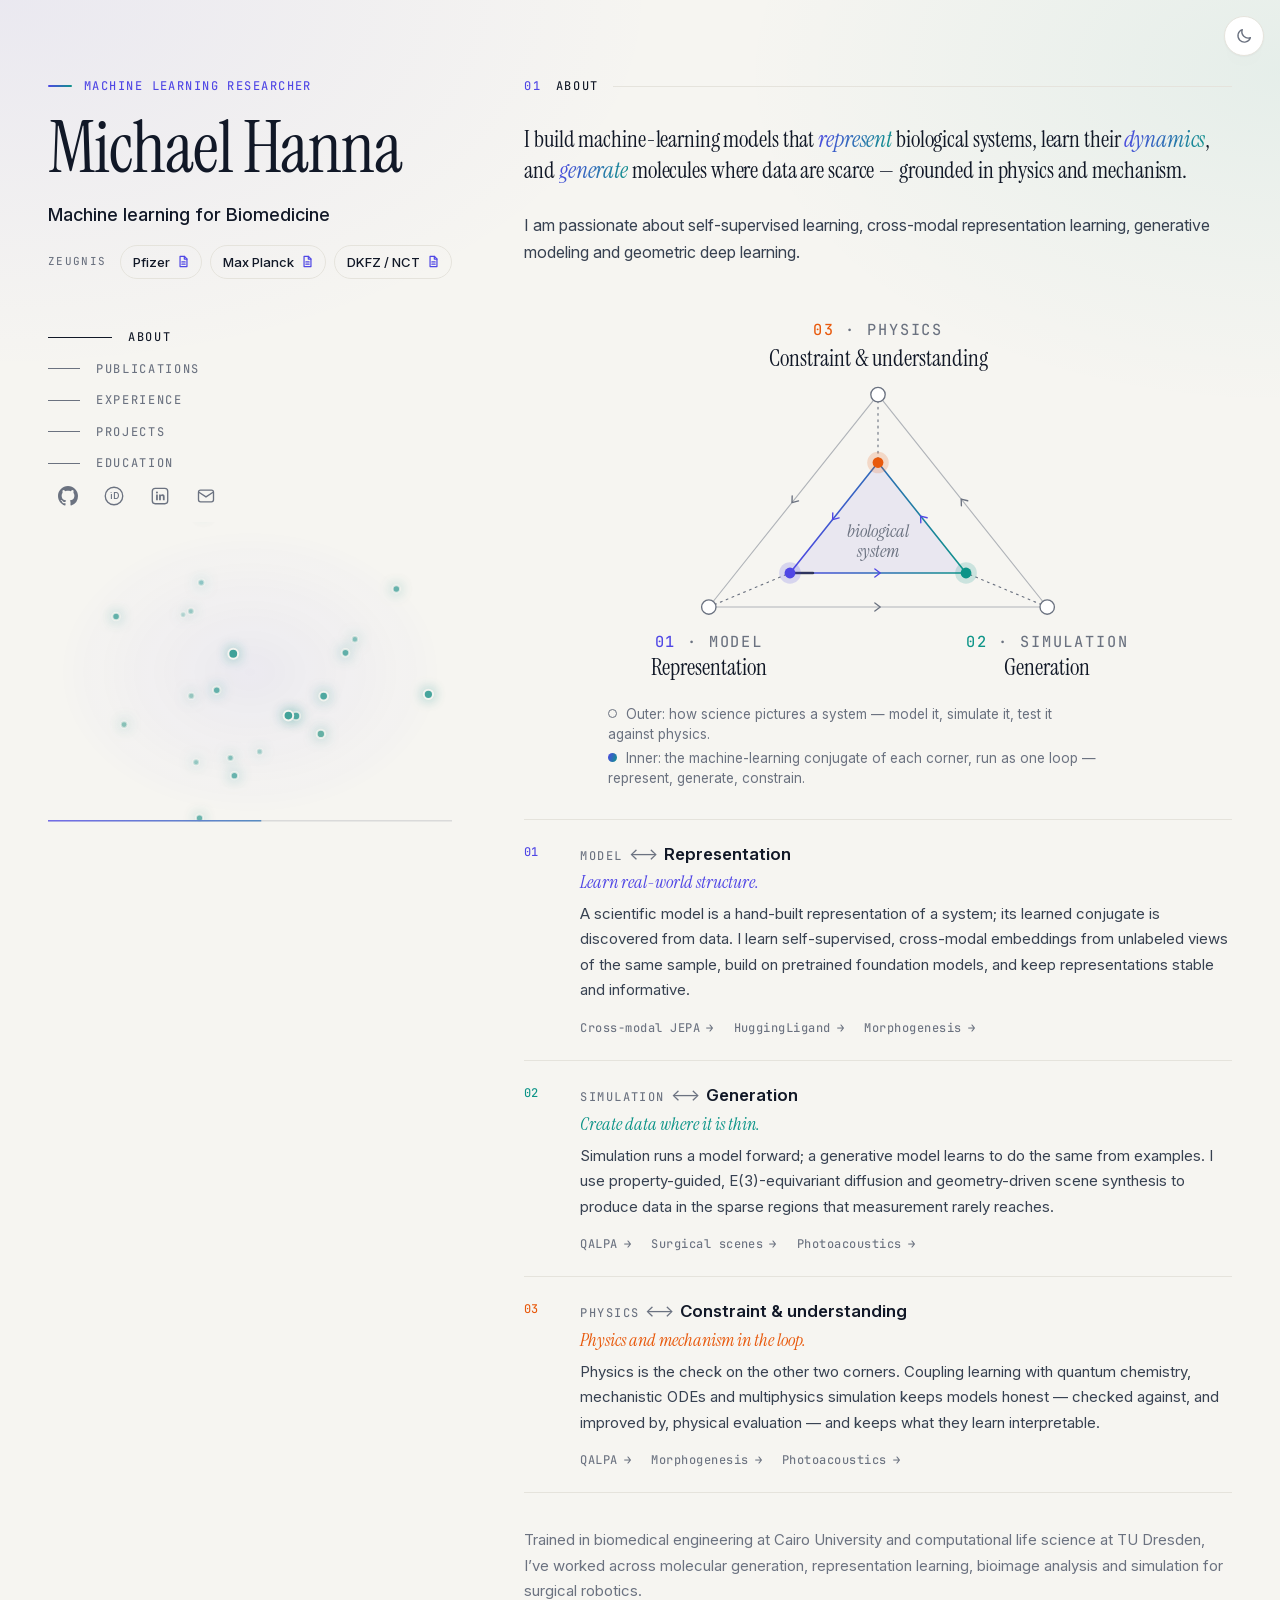
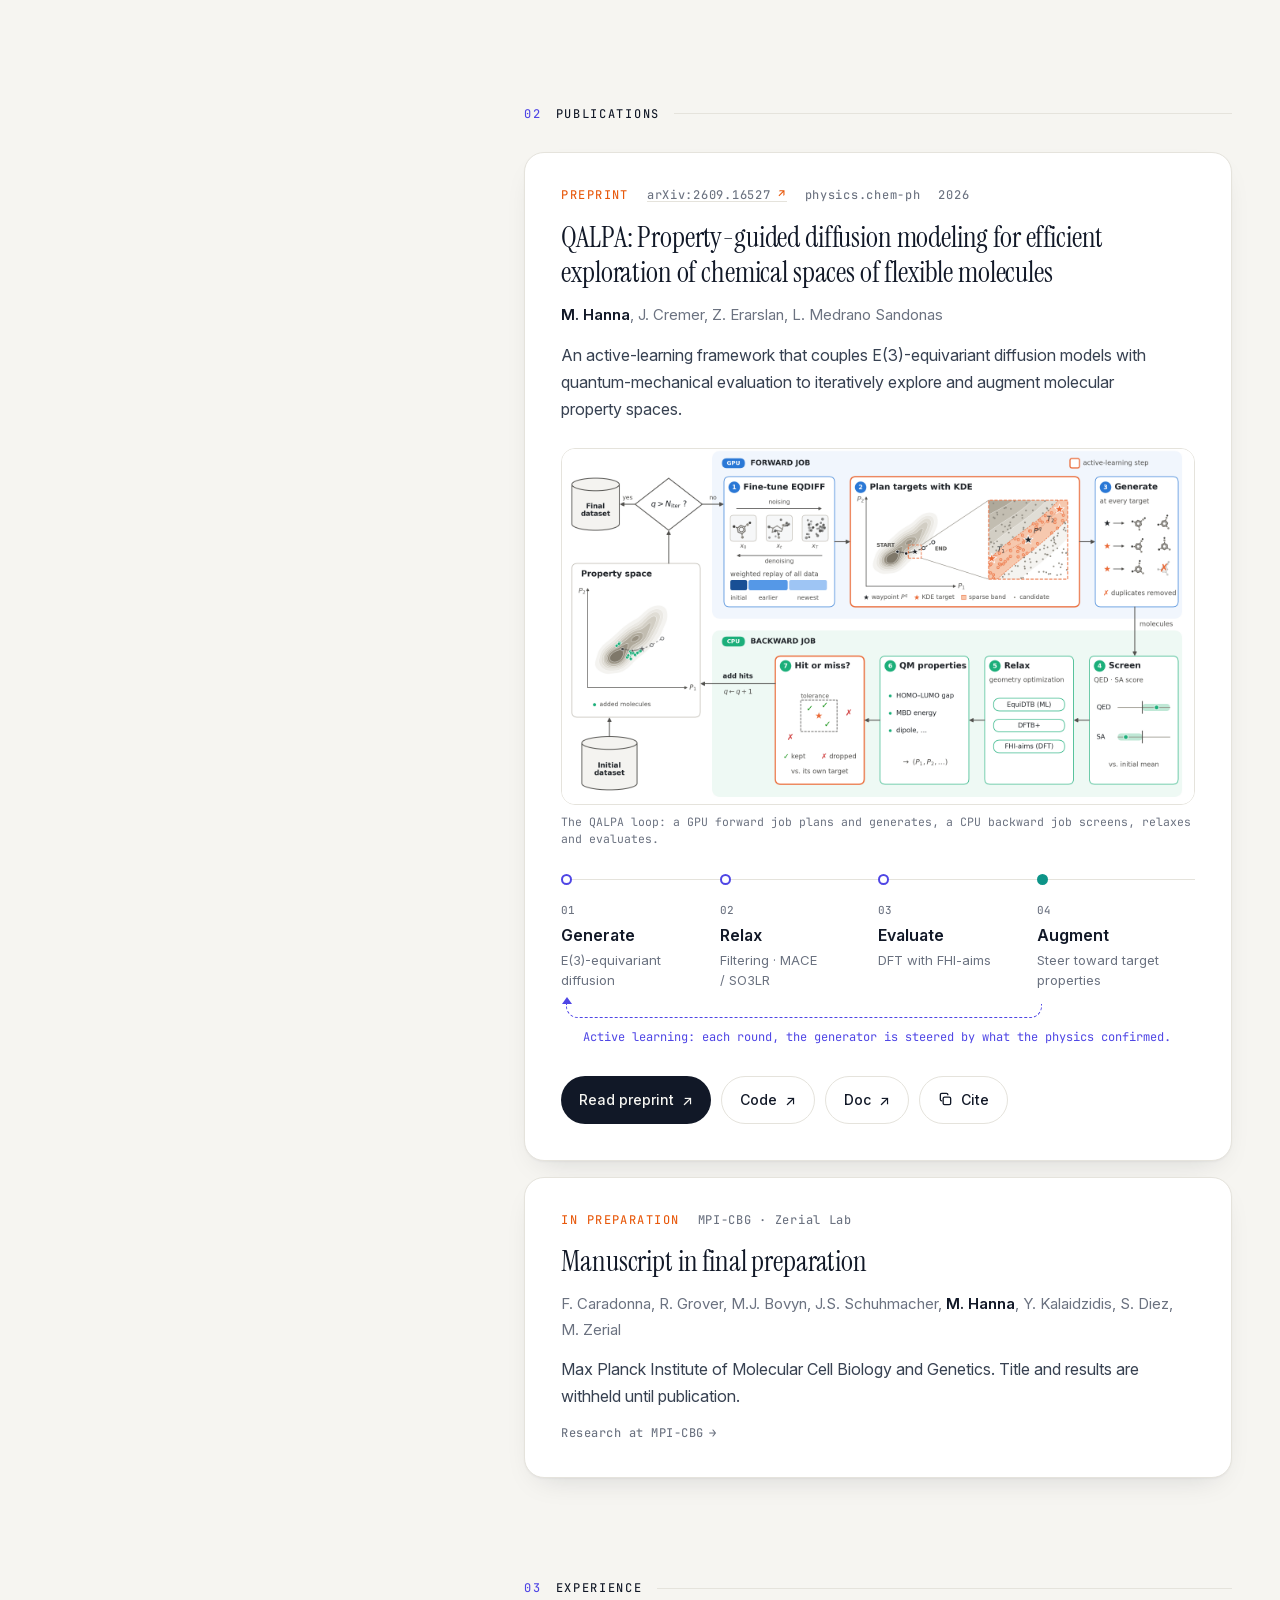
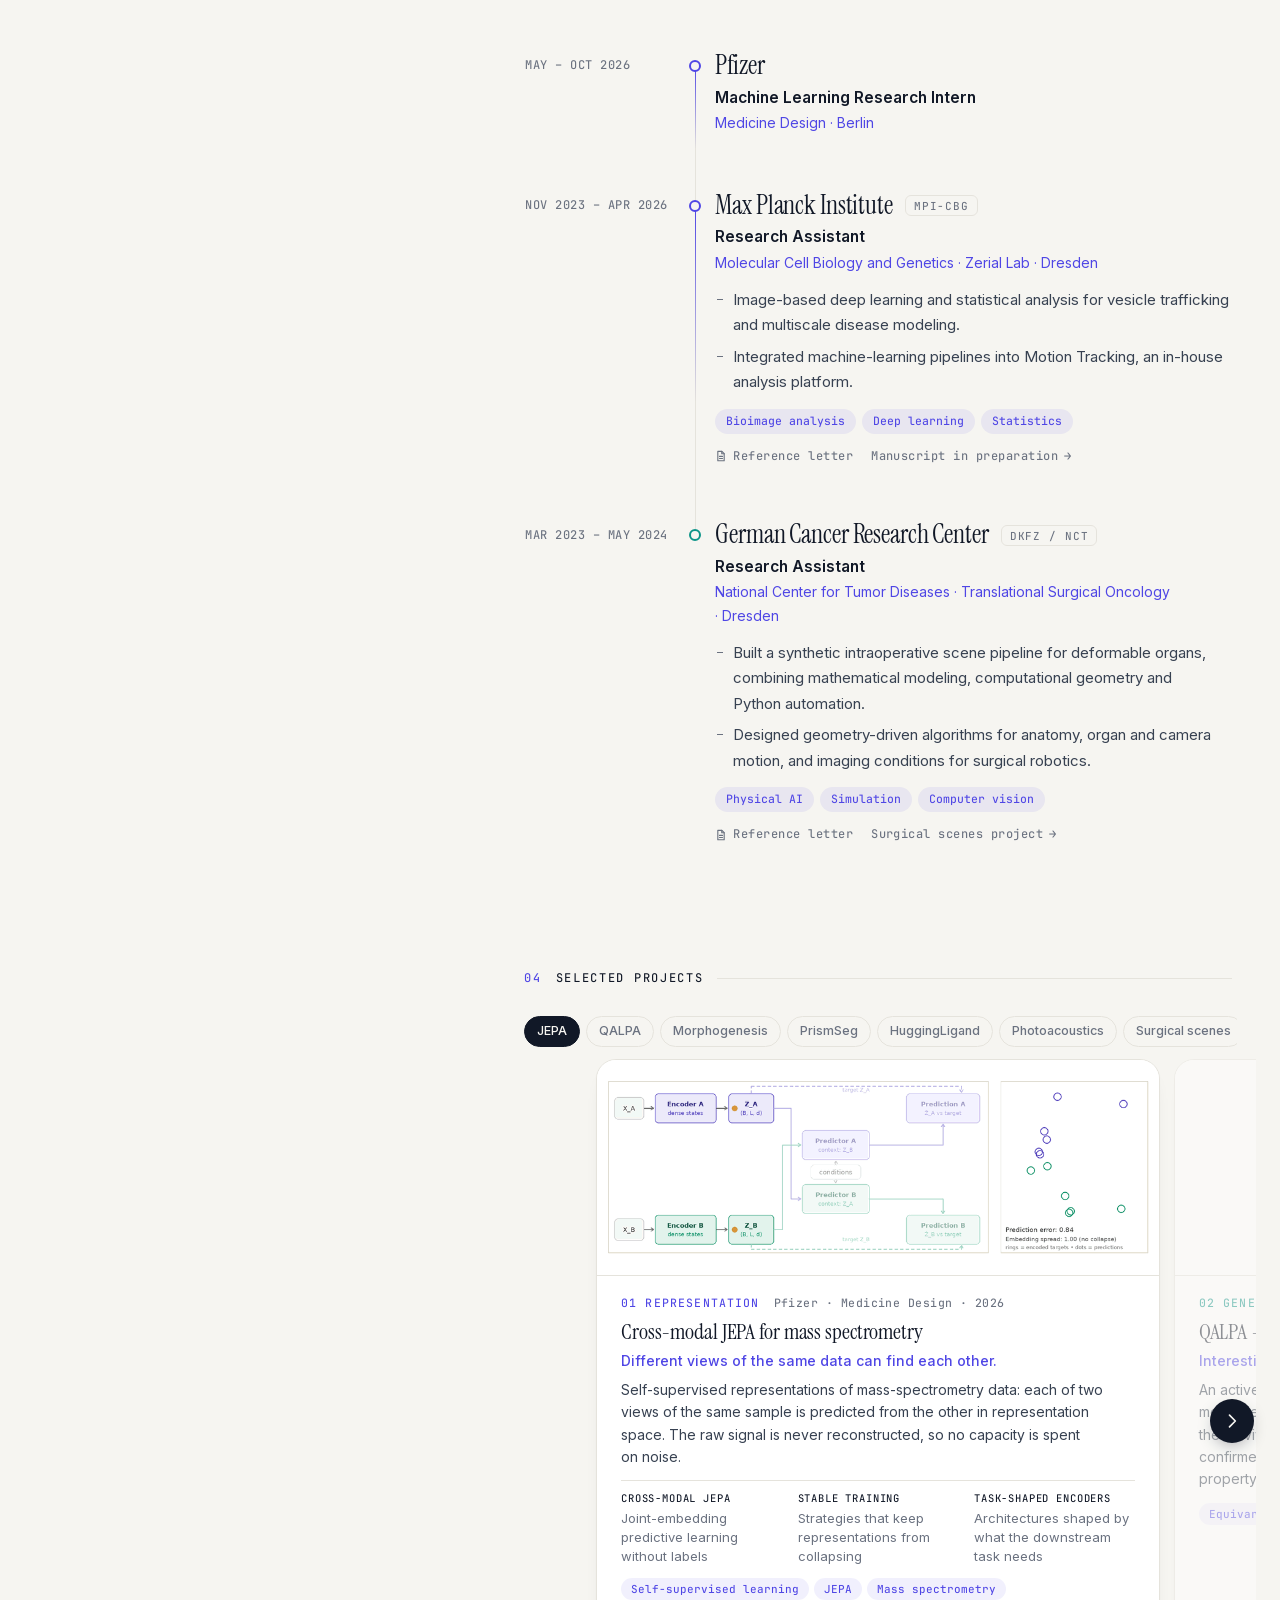
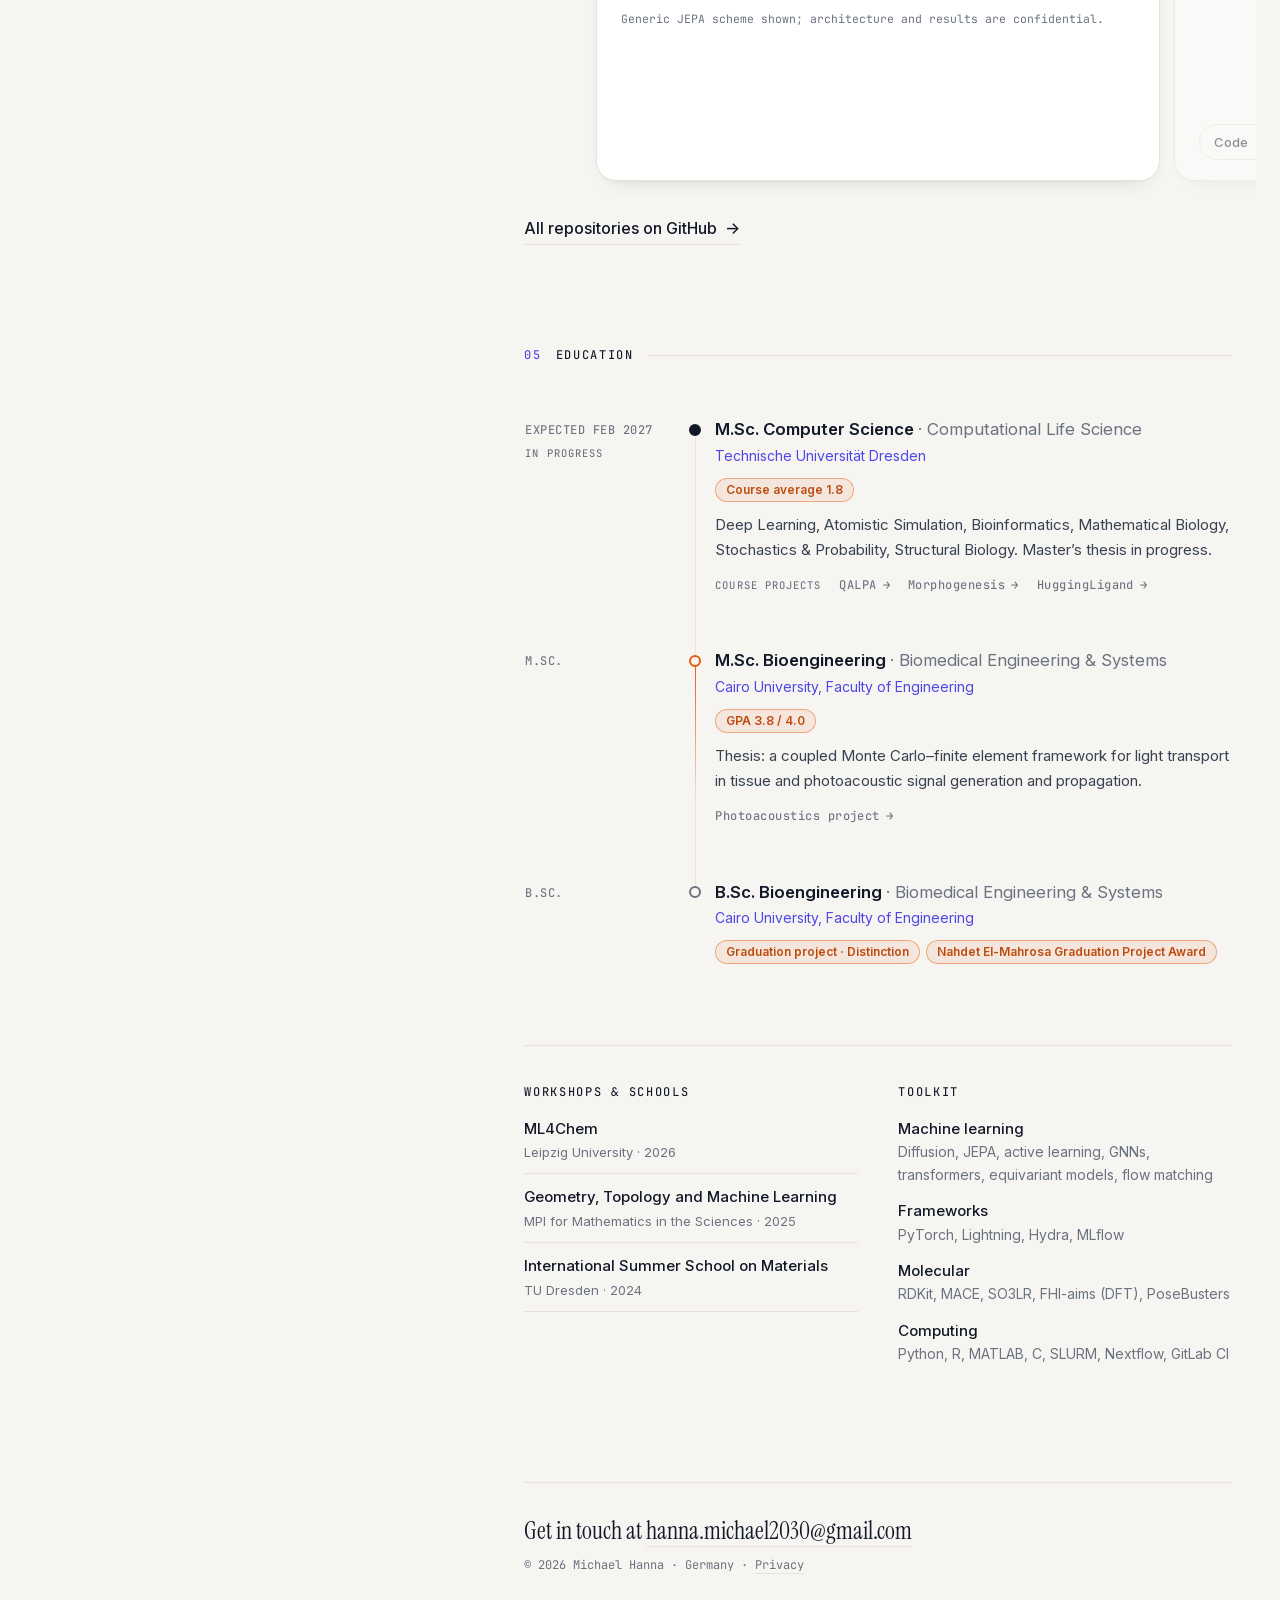
<file: index.html>
<!doctype html>
<html lang="en">
  <head>
    <meta charset="utf-8">
    <meta name="viewport" content="width=device-width, initial-scale=1">
    <meta name="description" content="Michael Hanna — machine-learning researcher building models that represent biological systems, learn their dynamics and generate molecules where data are scarce, grounded in physics and mechanism.">
    <meta name="color-scheme" content="light dark">
    <title>Michael Hanna — Machine Learning for Biomedicine</title>
    <link rel="icon" href="data:image/svg+xml,%3Csvg xmlns='http://www.w3.org/2000/svg' viewBox='0 0 64 64'%3E%3Crect width='64' height='64' rx='14' fill='%2315171c'/%3E%3Ctext x='32' y='43' font-size='30' text-anchor='middle' fill='%23f8f7f3' font-family='Georgia,serif'%3EMH%3C/text%3E%3C/svg%3E">
    <link rel="preload" href="fonts/inter.woff2" as="font" type="font/woff2" crossorigin>
    <link rel="preload" href="fonts/instrument-serif.woff2" as="font" type="font/woff2" crossorigin>
    <link rel="preload" href="fonts/jetbrains-mono.woff2" as="font" type="font/woff2" crossorigin>
    <link rel="canonical" href="https://mikehayah.github.io/">
    <meta property="og:type" content="profile">
    <meta property="og:url" content="https://mikehayah.github.io/">
    <meta property="og:title" content="Michael Hanna — Machine Learning for Biomedicine">
    <meta property="og:description" content="Machine-learning models that represent biological systems, learn their dynamics and generate molecules where data are scarce — grounded in physics and mechanism.">
    <meta property="og:image" content="https://mikehayah.github.io/media/og-card.png">
    <meta property="og:image:width" content="1200">
    <meta property="og:image:height" content="630">
    <meta property="og:image:alt" content="Michael Hanna — Machine learning for Biomedicine, with the model–simulation–physics triangle.">
    <meta name="twitter:card" content="summary_large_image">
    <script type="application/ld+json">
      {
        "@context": "https://schema.org",
        "@type": "Person",
        "name": "Michael Hanna",
        "url": "https://mikehayah.github.io/",
        "jobTitle": "Machine Learning Researcher",
        "alumniOf": [
          { "@type": "CollegeOrUniversity", "name": "Technische Universität Dresden" },
          { "@type": "CollegeOrUniversity", "name": "Cairo University" }
        ],
        "knowsAbout": ["Machine learning", "Generative models", "Diffusion models", "Self-supervised learning", "Geometric deep learning", "Molecular design", "Computational chemistry"],
        "sameAs": ["https://github.com/mikeHayah", "https://orcid.org/0009-0004-3854-4828", "https://www.linkedin.com/in/michael-g-hanna"]
      }
    </script>
    <script>try { if (localStorage.getItem('theme') === 'dark') document.documentElement.dataset.theme = 'dark'; } catch (e) {}</script>
    <link rel="stylesheet" href="style.css">
    <script src="script.js" defer></script>
  </head>
  <body>
    <a class="skip-link" href="#content">Skip to content</a>
    <button type="button" class="theme-toggle" aria-label="Switch to dark mode" title="Switch to dark mode">
      <svg class="icon-sun" viewBox="0 0 24 24" aria-hidden="true" fill="none" stroke="currentColor" stroke-width="1.8" stroke-linecap="round"><circle cx="12" cy="12" r="4.2"/><path d="M12 2.5v2.2M12 19.3v2.2M2.5 12h2.2M19.3 12h2.2M5.3 5.3l1.6 1.6M17.1 17.1l1.6 1.6M5.3 18.7l1.6-1.6M17.1 6.9l1.6-1.6"/></svg>
      <svg class="icon-moon" viewBox="0 0 24 24" aria-hidden="true" fill="none" stroke="currentColor" stroke-width="1.8" stroke-linejoin="round"><path d="M20.5 14.3A8.5 8.5 0 0 1 9.7 3.5a8.5 8.5 0 1 0 10.8 10.8z"/></svg>
    </button>

    <div class="layout">
      <header class="intro">
        <div class="intro-top">
          <p class="kicker">Machine Learning Researcher</p>
          <h1>Michael Hanna</h1>
          <p class="role">Machine learning for Biomedicine</p>
          <div class="affiliations-row">
            <span class="affiliations-label" id="affiliations-label">Zeugnis</span>
            <ul class="affiliations" aria-labelledby="affiliations-label">
              <li><button type="button" data-doc-title="Pfizer" data-doc-logo="Pfizer_Logo.png" aria-haspopup="dialog" title="Zeugnis — coming soon">Pfizer</button></li>
              <li><button type="button" data-doc-title="Max Planck Institute of Molecular Cell Biology and Genetics" data-doc="Max-Planck%20Institute%20Zeugnis.pdf" aria-haspopup="dialog" title="View Zeugnis">Max Planck</button></li>
              <li><button type="button" data-doc-title="DKFZ / NCT · Translational Surgical Oncology" data-doc="NCT-DKFZ-Zeugnis.pdf" aria-haspopup="dialog" title="View Zeugnis">DKFZ / NCT</button></li>
            </ul>
          </div>

          <nav class="toc" aria-label="Sections">
            <ul>
              <li><a href="#about"><span class="toc-line"></span>About</a></li>
              <li><a href="#publication"><span class="toc-line"></span>Publications</a></li>
              <li><a href="#experience"><span class="toc-line"></span>Experience</a></li>
              <li><a href="#projects"><span class="toc-line"></span>Projects</a></li>
              <li><a href="#education"><span class="toc-line"></span>Education</a></li>
            </ul>
          </nav>
        </div>

        <figure class="molecule">
          <canvas id="molecule" aria-hidden="true"></canvas>
        </figure>

        <div class="contact-row">
          <ul class="socials">
            <li>
              <a href="https://github.com/mikeHayah" target="_blank" rel="noopener noreferrer" aria-label="GitHub" title="GitHub">
                <svg viewBox="0 0 16 16" aria-hidden="true"><path fill="currentColor" d="M8 0C3.58 0 0 3.58 0 8c0 3.54 2.29 6.53 5.47 7.59.4.07.55-.17.55-.38 0-.19-.01-.82-.01-1.49-2.01.37-2.53-.49-2.69-.94-.09-.23-.48-.94-.82-1.13-.28-.15-.68-.52-.01-.53.63-.01 1.08.58 1.23.82.72 1.21 1.87.87 2.33.66.07-.52.28-.87.51-1.07-1.78-.2-3.64-.89-3.64-3.95 0-.87.31-1.59.82-2.15-.08-.2-.36-1.02.08-2.12 0 0 .67-.21 2.2.82.64-.18 1.32-.27 2-.27.68 0 1.36.09 2 .27 1.53-1.04 2.2-.82 2.2-.82.44 1.1.16 1.92.08 2.12.51.56.82 1.27.82 2.15 0 3.07-1.87 3.75-3.65 3.95.29.25.54.73.54 1.48 0 1.07-.01 1.93-.01 2.2 0 .21.15.46.55.38A8.013 8.013 0 0016 8c0-4.42-3.58-8-8-8z"/></svg>
              </a>
            </li>
            <li>
              <a href="https://orcid.org/0009-0004-3854-4828" target="_blank" rel="noopener noreferrer" aria-label="ORCID" title="ORCID">
                <svg viewBox="0 0 24 24" aria-hidden="true"><circle cx="12" cy="12" r="10.5" fill="none" stroke="currentColor" stroke-width="1.6"/><text x="12" y="16" text-anchor="middle" font-size="10" font-weight="600" font-family="Inter, sans-serif" fill="currentColor">iD</text></svg>
              </a>
            </li>
            <li>
              <a href="https://www.linkedin.com/in/michael-g-hanna" target="_blank" rel="noopener noreferrer" aria-label="LinkedIn" title="LinkedIn">
                <svg viewBox="0 0 24 24" aria-hidden="true"><rect x="2.75" y="2.75" width="18.5" height="18.5" rx="3.5" fill="none" stroke="currentColor" stroke-width="1.6"/><path fill="currentColor" d="M7.3 10.1h2.1V17H7.3zM8.35 6.7a1.22 1.22 0 1 1 0 2.44 1.22 1.22 0 0 1 0-2.44zM10.9 10.1h2v.95a2.3 2.3 0 0 1 2.07-1.12c2.2 0 2.6 1.44 2.6 3.32V17h-2.1v-3.37c0-.8-.02-1.84-1.13-1.84-1.13 0-1.3.88-1.3 1.78V17h-2.14z"/></svg>
              </a>
            </li>
            <li>
              <a href="#contact" data-email-user="hanna.michael2030" data-email-domain="gmail.com" aria-label="Email" title="Email">
                <svg viewBox="0 0 24 24" aria-hidden="true"><rect x="3" y="5" width="18" height="14" rx="2.5" fill="none" stroke="currentColor" stroke-width="1.6"/><path d="M3.5 7.5 12 13l8.5-5.5" fill="none" stroke="currentColor" stroke-width="1.6"/></svg>
              </a>
            </li>
          </ul>
        </div>
      </header>

      <main id="content">
        <section id="about" aria-labelledby="about-title">
          <h2 class="section-label" id="about-title"><span>01</span>About</h2>
          <p class="about-lead">I build machine-learning models that <em>represent</em> biological systems, learn their <em>dynamics</em>, and <em>generate</em> molecules where data are scarce — grounded in physics and mechanism.</p>
          <p class="about-intro">I am passionate about self-supervised learning, cross-modal representation learning, generative modeling and geometric deep learning.</p>
          

          <figure class="triad">
            <svg viewBox="0 0 600 430" role="img" aria-labelledby="triad-title triad-desc">
              <title id="triad-title">Three corners of the work</title>
              <desc id="triad-desc">Two nested triangles around a biological system. The outer corners are the ways science pictures a system: model, simulation and physics. The inner corners are their machine-learning conjugates: representation, generation, and constraint and understanding, linked in one loop.</desc>
              <defs>
                <linearGradient id="triad-grad" x1="0" y1="0" x2="1" y2="0">
                  <stop offset="0" class="triad-stop-a"/>
                  <stop offset="1" class="triad-stop-b"/>
                </linearGradient>
              </defs>

              <!-- Outer triangle: science. Model → Simulation → Physics → Model. -->
              <path class="triad-frame" d="M112 340 L488 340 L300 104 Z"/>
              <g class="triad-arrow triad-arrow-sci">
                <path d="M-3.5 -4.5 2.5 0 -3.5 4.5" transform="translate(300 340)"/>
                <path d="M-3.5 -4.5 2.5 0 -3.5 4.5" transform="translate(394 222) rotate(-128.5)"/>
                <path d="M-3.5 -4.5 2.5 0 -3.5 4.5" transform="translate(206 222) rotate(128.5)"/>
              </g>

              <!-- Inner triangle: the machine-learning conjugates, run as one loop. -->
              <path class="triad-loop" d="M202.2 302.2 L397.8 302.2 L300 179.5 Z"/>
              <path class="triad-flow" d="M202.2 302.2 L397.8 302.2 L300 179.5 Z" pathLength="100"/>
              <g class="triad-arrow triad-arrow-ai">
                <path d="M-3.5 -4.5 2.5 0 -3.5 4.5" transform="translate(300 302.2)"/>
                <path d="M-3.5 -4.5 2.5 0 -3.5 4.5" transform="translate(348.9 240.9) rotate(-128.6)"/>
                <path d="M-3.5 -4.5 2.5 0 -3.5 4.5" transform="translate(251.1 240.9) rotate(128.6)"/>
              </g>
              <text class="triad-center" x="300" y="262" text-anchor="middle">biological</text>
              <text class="triad-center" x="300" y="284" text-anchor="middle">system</text>

              <!-- Each corner: science ring, dashed link, conjugate dot, labels. -->
              <g class="triad-v t1">
                <line class="triad-spoke" x1="112" y1="340" x2="202.2" y2="302.2"/>
                <circle class="triad-mark triad-ring" cx="112" cy="340" r="8"/>
                <circle class="triad-mark triad-halo" cx="202.2" cy="302.2" r="12"/>
                <circle class="triad-mark triad-dot" cx="202.2" cy="302.2" r="6"/>
                <text class="triad-sci" x="112" y="384" text-anchor="middle"><tspan class="triad-num">01</tspan> · MODEL</text>
                <text class="triad-ai" x="112" y="416" text-anchor="middle">Representation</text>
              </g>
              <g class="triad-v t2">
                <line class="triad-spoke" x1="488" y1="340" x2="397.8" y2="302.2"/>
                <circle class="triad-mark triad-ring" cx="488" cy="340" r="8"/>
                <circle class="triad-mark triad-halo" cx="397.8" cy="302.2" r="12"/>
                <circle class="triad-mark triad-dot" cx="397.8" cy="302.2" r="6"/>
                <text class="triad-sci" x="488" y="384" text-anchor="middle"><tspan class="triad-num">02</tspan> · SIMULATION</text>
                <text class="triad-ai" x="488" y="416" text-anchor="middle">Generation</text>
              </g>
              <g class="triad-v t3">
                <line class="triad-spoke" x1="300" y1="104" x2="300" y2="179.5"/>
                <circle class="triad-mark triad-ring" cx="300" cy="104" r="8"/>
                <circle class="triad-mark triad-halo" cx="300" cy="179.5" r="12"/>
                <circle class="triad-mark triad-dot" cx="300" cy="179.5" r="6"/>
                <text class="triad-sci" x="300" y="38" text-anchor="middle"><tspan class="triad-num">03</tspan> · PHYSICS</text>
                <text class="triad-ai" x="300" y="72" text-anchor="middle">Constraint &amp; understanding</text>
              </g>
            </svg>
            <figcaption class="triad-caption">
              <span><i class="triad-key is-sci" aria-hidden="true"></i>Outer: how science pictures a system — model it, simulate it, test it against physics.</span>
              <span><i class="triad-key is-ai" aria-hidden="true"></i>Inner: the machine-learning conjugate of each corner, run as one loop — represent, generate, constrain.</span>
            </figcaption>
          </figure>

          <ol class="themes">
            <li class="t1">
              <span class="theme-index">01</span>
              <div>
                <h3><span class="theme-sci">Model</span> <span class="theme-conj" aria-hidden="true">⟷</span><span class="sr-only">, and its machine-learning conjugate:</span> Representation</h3>
                <p class="theme-tagline">Learn real-world structure.</p>
                <p>A scientific model is a hand-built representation of a system; its learned conjugate is discovered from data. I learn self-supervised, cross-modal embeddings from unlabeled views of the same sample, build on pretrained foundation models, and keep representations stable and informative.</p>
                <ul class="theme-links">
                  <li><a class="theme-link" href="#project-jepa">Cross-modal JEPA <span aria-hidden="true">→</span></a></li>
                  <li><a class="theme-link" href="#project-huggingligand">HuggingLigand <span aria-hidden="true">→</span></a></li>
                  <li><a class="theme-link" href="#project-notch">Morphogenesis <span aria-hidden="true">→</span></a></li>
                </ul>
              </div>
            </li>
            <li class="t2">
              <span class="theme-index">02</span>
              <div>
                <h3><span class="theme-sci">Simulation</span> <span class="theme-conj" aria-hidden="true">⟷</span><span class="sr-only">, and its machine-learning conjugate:</span> Generation</h3>
                <p class="theme-tagline">Create data where it is thin.</p>
                <p>Simulation runs a model forward; a generative model learns to do the same from examples. I use property-guided, E(3)-equivariant diffusion and geometry-driven scene synthesis to produce data in the sparse regions that measurement rarely reaches.</p>
                <ul class="theme-links">
                  <li><a class="theme-link" href="#project-qalpa">QALPA <span aria-hidden="true">→</span></a></li>
                  <li><a class="theme-link" href="#project-surgical">Surgical scenes <span aria-hidden="true">→</span></a></li>
                  <li><a class="theme-link" href="#project-photoacoustics">Photoacoustics <span aria-hidden="true">→</span></a></li>
                </ul>
              </div>
            </li>
            <li class="t3">
              <span class="theme-index">03</span>
              <div>
                <h3><span class="theme-sci">Physics</span> <span class="theme-conj" aria-hidden="true">⟷</span><span class="sr-only">, and its machine-learning conjugate:</span> Constraint &amp; understanding</h3>
                <p class="theme-tagline">Physics and mechanism in the loop.</p>
                <p>Physics is the check on the other two corners. Coupling learning with quantum chemistry, mechanistic ODEs and multiphysics simulation keeps models honest — checked against, and improved by, physical evaluation — and keeps what they learn interpretable.</p>
                <ul class="theme-links">
                  <li><a class="theme-link" href="#project-qalpa">QALPA <span aria-hidden="true">→</span></a></li>
                  <li><a class="theme-link" href="#project-notch">Morphogenesis <span aria-hidden="true">→</span></a></li>
                  <li><a class="theme-link" href="#project-photoacoustics">Photoacoustics <span aria-hidden="true">→</span></a></li>
                </ul>
              </div>
            </li>
          </ol>

          <p class="about-path">Trained in biomedical engineering at Cairo University and computational life science at TU Dresden, I’ve worked across molecular generation, representation learning, bioimage analysis and simulation for surgical robotics.</p>
<!--           <ul class="affiliations" aria-label="Research affiliations">
            <li>Pfizer</li><li>MPI-CBG</li><li>DKFZ / NCT</li>
          </ul> -->
        </section>

        <section id="publication" aria-labelledby="publication-title">
          <h2 class="section-label" id="publication-title"><span>02</span>Publications</h2>

          <article class="paper is-featured">
            <div class="paper-main">
              <p class="paper-meta"><span>Preprint</span><a href="https://arxiv.org/abs/2609.16527" target="_blank" rel="noopener noreferrer">arXiv:2609.16527 <span aria-hidden="true">↗</span></a><span>physics.chem-ph</span><span>2026</span></p>
              <h3 class="paper-title"><a href="https://arxiv.org/abs/2609.16527" target="_blank" rel="noopener noreferrer">QALPA: Property-guided diffusion modeling for efficient exploration of chemical spaces of flexible molecules</a></h3>
              <p class="paper-authors"><strong>M. Hanna</strong>, J. Cremer, Z. Erarslan, L. Medrano Sandonas</p>
              <p class="paper-summary">An active-learning framework that couples E(3)-equivariant diffusion models with quantum-mechanical evaluation to iteratively explore and augment molecular property spaces.</p>
            </div>

            <figure class="paper-figure">
              <a href="media/qalpa.png" data-zoom data-zoom-title="QALPA — active-learning workflow">
                <img src="media/qalpa.png" width="3200" height="1800" loading="lazy" decoding="async" alt="QALPA workflow. A GPU forward job fine-tunes the equivariant diffusion model with weighted replay of all data, plans targets with a kernel density estimate along a sparse band of property space, and generates molecules at every target. A CPU backward job screens them by QED and SA score, relaxes them with EquiDTB, DFTB+ or FHI-aims, computes quantum-mechanical properties such as HOMO–LUMO gap, MBD energy and dipole, and keeps the hits that land within tolerance of their target. Hits are added to the property space and the loop repeats until the iteration limit, giving the final dataset.">
                <span class="slide-zoom" aria-hidden="true"><svg viewBox="0 0 16 16"><path d="M9.5 2.5h4v4M6.5 13.5h-4v-4M13.5 2.5 9 7M2.5 13.5 7 9" fill="none" stroke="currentColor" stroke-width="1.5" stroke-linecap="round" stroke-linejoin="round"/></svg></span>
                <span class="sr-only">Enlarge the diagram</span>
              </a>
              <figcaption>The QALPA loop: a GPU forward job plans and generates, a CPU backward job screens, relaxes and evaluates.</figcaption>
            </figure>

            <ol class="pipeline" aria-label="QALPA active-learning loop">
              <li><span class="step">01</span><b>Generate</b><span>E(3)-equivariant diffusion</span></li>
              <li><span class="step">02</span><b>Relax</b><span>Filtering · MACE / SO3LR</span></li>
              <li><span class="step">03</span><b>Evaluate</b><span>DFT with FHI-aims</span></li>
              <li><span class="step">04</span><b>Augment</b><span>Steer toward target properties</span></li>
            </ol>
            <p class="pipeline-loop">Active learning: each round, the generator is steered by what the physics confirmed.</p>

            <div class="paper-actions">
              <a class="btn btn-primary" href="https://arxiv.org/abs/2609.16527" target="_blank" rel="noopener noreferrer">Read preprint <span aria-hidden="true">↗</span></a>
              <a class="btn btn-ghost" href="https://github.com/mikeHayah/qalpa/tree/main" target="_blank" rel="noopener noreferrer">Code <span aria-hidden="true">↗</span></a>
              <a class="btn btn-ghost" href="https://qalpa.readthedocs.io" target="_blank" rel="noopener noreferrer">Doc <span aria-hidden="true">↗</span></a>
              <button type="button" class="btn btn-ghost" data-cite="cite-qalpa">
                <svg viewBox="0 0 16 16" aria-hidden="true"><rect x="5.5" y="5.5" width="8" height="8" rx="1.5" fill="none" stroke="currentColor" stroke-width="1.4"/><path d="M10.5 3.5v-.5a1.5 1.5 0 0 0-1.5-1.5H4A1.5 1.5 0 0 0 2.5 3v5A1.5 1.5 0 0 0 4 9.5h.5" fill="none" stroke="currentColor" stroke-width="1.4"/></svg>
                <span class="cite-label" aria-live="polite">Cite</span>
              </button>
            </div>
            <template id="cite-qalpa">@article{hanna2026qalpa,
  title         = {{QALPA}: Property-guided diffusion modeling for efficient exploration of chemical spaces of flexible molecules},
  author        = {Hanna, Michael and Cremer, Julian and Erarslan, Zekiye and Medrano Sandonas, Leonardo},
  journal       = {arXiv preprint arXiv:2609.16527},
  year          = {2026},
  eprint        = {2609.16527},
  archivePrefix = {arXiv},
  primaryClass  = {physics.chem-ph},
  url           = {https://arxiv.org/abs/2609.16527}
}</template>
          </article>

          <article class="paper">
            <p class="paper-meta"><span>In preparation</span><span>MPI-CBG · Zerial Lab</span></p>
            <h3 class="paper-title">Manuscript in final preparation</h3>
            <p class="paper-authors">F. Caradonna, R. Grover, M.J. Bovyn, J.S. Schuhmacher, <strong>M. Hanna</strong>, Y. Kalaidzidis, S. Diez, M. Zerial</p>
            <p class="paper-summary">Max Planck Institute of Molecular Cell Biology and Genetics. Title and results are withheld until publication.</p>
            <p class="paper-links"><a class="entry-link" href="#experience">Research at MPI-CBG <span aria-hidden="true">→</span></a></p>
          </article>
        </section>

        <section id="experience" aria-labelledby="experience-title">
          <h2 class="section-label" id="experience-title"><span>03</span>Experience</h2>
          <div class="list timeline is-orgs">
            <article class="card entry t1">
              <div class="entry-meta">
                <p class="entry-date">May – Oct 2026</p>
              </div>
              <div>
                <h3 class="entry-company">Pfizer</h3>
                <p class="entry-role">Machine Learning Research Intern</p>
                <p class="entry-org">Medicine Design · Berlin</p>
              </div>
            </article>
            <article class="card entry t1">
              <div class="entry-meta">
                <p class="entry-date">Nov 2023 – Apr 2026</p>
              </div>
              <div>
                <h3 class="entry-company">Max Planck Institute <span class="entry-abbr">MPI-CBG</span></h3>
                <p class="entry-role">Research Assistant</p>
                <p class="entry-org">Molecular Cell Biology and Genetics · Zerial Lab · Dresden</p>
                <ul class="bullets">
                  <li>Image-based deep learning and statistical analysis for vesicle trafficking and multiscale disease modeling.</li>
                  <li>Integrated machine-learning pipelines into Motion Tracking, an in-house analysis platform.</li>
                </ul>
                <ul class="tags"><li>Bioimage analysis</li><li>Deep learning</li><li>Statistics</li></ul>
                <p class="entry-links">
                  <button type="button" class="entry-link is-doc" data-doc-title="Max Planck Institute of Molecular Cell Biology and Genetics" data-doc="Max-Planck%20Institute%20Zeugnis.pdf" aria-haspopup="dialog">Reference letter</button>
                  <a class="entry-link" href="#publication">Manuscript in preparation <span aria-hidden="true">→</span></a>
                </p>
              </div>
            </article>
            <article class="card entry t2">
              <div class="entry-meta">
                <p class="entry-date">Mar 2023 – May 2024</p>
              </div>
              <div>
                <h3 class="entry-company">German Cancer Research Center <span class="entry-abbr">DKFZ / NCT</span></h3>
                <p class="entry-role">Research Assistant</p>
                <p class="entry-org">National Center for Tumor Diseases · Translational Surgical Oncology · Dresden</p>
                <ul class="bullets">
                  <li>Built a synthetic intraoperative scene pipeline for deformable organs, combining mathematical modeling, computational geometry and Python automation.</li>
                  <li>Designed geometry-driven algorithms for anatomy, organ and camera motion, and imaging conditions for surgical robotics.</li>
                </ul>
                <ul class="tags"><li>Physical AI</li><li>Simulation</li><li>Computer vision</li></ul>
                <p class="entry-links">
                  <button type="button" class="entry-link is-doc" data-doc-title="DKFZ / NCT · Translational Surgical Oncology" data-doc="NCT-DKFZ-Zeugnis.pdf" aria-haspopup="dialog">Reference letter</button>
                  <a class="entry-link" href="#project-surgical">Surgical scenes project <span aria-hidden="true">→</span></a>
                </p>
              </div>
            </article>
          </div>
        </section>

        <section id="projects" aria-labelledby="projects-title">
          <h2 class="section-label" id="projects-title"><span>04</span>Selected projects</h2>

          <div class="slider" data-slider role="region" aria-roledescription="carousel" aria-labelledby="projects-title">
            <div class="slider-tabs" role="tablist" aria-label="Choose a project">
              <a role="tab" id="tab-jepa" href="#project-jepa" aria-controls="project-jepa">JEPA</a>
              <a role="tab" id="tab-qalpa" href="#project-qalpa" aria-controls="project-qalpa">QALPA</a>
              <a role="tab" id="tab-notch" href="#project-notch" aria-controls="project-notch">Morphogenesis</a>
              <a role="tab" id="tab-prismseg" href="#project-prismseg" aria-controls="project-prismseg">PrismSeg</a>
              <a role="tab" id="tab-huggingligand" href="#project-huggingligand" aria-controls="project-huggingligand">HuggingLigand</a>
              <a role="tab" id="tab-photoacoustics" href="#project-photoacoustics" aria-controls="project-photoacoustics">Photoacoustics</a>
              <a role="tab" id="tab-surgical" href="#project-surgical" aria-controls="project-surgical">Surgical scenes</a>
            </div>

            <div class="slider-stage">
              <div class="slider-track">
                <article class="slide" id="project-jepa" role="tabpanel" aria-roledescription="slide" aria-labelledby="tab-jepa">
                  <a class="slide-media" href="media/cross-modal-jepa.gif" data-zoom>
                    <img src="media/cross-modal-jepa.gif" width="884" height="284" loading="lazy" decoding="async" alt="Animation: two views of the same sample pass through their own encoders; each predictor maps one view's embedding onto the other's, and the prediction error falls from 0.84 to 0.05 while the embedding spread stays high, so the representation does not collapse.">
                    <span class="slide-zoom" aria-hidden="true"><svg viewBox="0 0 16 16"><path d="M9.5 2.5h4v4M6.5 13.5h-4v-4M13.5 2.5 9 7M2.5 13.5 7 9" fill="none" stroke="currentColor" stroke-width="1.5" stroke-linecap="round" stroke-linejoin="round"/></svg></span>
                    <span class="sr-only">Enlarge animation</span>
                  </a>
                  <div class="slide-body">
                    <p class="slide-meta"><span class="slide-theme t1">01 Representation</span><span>Pfizer · Medicine Design · 2026</span></p>
                    <h3 class="slide-title">Cross-modal JEPA for mass spectrometry</h3>
                    <p class="slide-hook">Different views of the same data can find each other.</p>
                    <p class="slide-text">Self-supervised representations of mass-spectrometry data: each of two views of the same sample is predicted from the other in representation space. The raw signal is never reconstructed, so no capacity is spent on noise.</p>
                    <dl class="slide-points">
                      <div><dt>Cross-modal JEPA</dt><dd>Joint-embedding predictive learning without labels</dd></div>
                      <div><dt>Stable training</dt><dd>Strategies that keep representations from collapsing</dd></div>
                      <div><dt>Task-shaped encoders</dt><dd>Architectures shaped by what the downstream task needs</dd></div>
                    </dl>
                    <ul class="tags"><li>Self-supervised learning</li><li>JEPA</li><li>Mass spectrometry</li></ul>
                    <p class="slide-note">Generic JEPA scheme shown; architecture and results are confidential.</p>
                  </div>
                </article>

                <article class="slide" id="project-qalpa" role="tabpanel" aria-roledescription="slide" aria-labelledby="tab-qalpa">
                  <a class="slide-media" href="media/qalpa-property-space.gif" data-zoom>
                    <img src="media/qalpa-property-space.gif" width="640" height="640" loading="lazy" decoding="async" alt="Animation: over four active-learning rounds (plan, acquire, evaluate, augment), QALPA walks a planned corridor through a sparse region of the HOMO–LUMO gap versus MBD energy property space until the corridor is covered.">
                    <span class="slide-zoom" aria-hidden="true"><svg viewBox="0 0 16 16"><path d="M9.5 2.5h4v4M6.5 13.5h-4v-4M13.5 2.5 9 7M2.5 13.5 7 9" fill="none" stroke="currentColor" stroke-width="1.5" stroke-linecap="round" stroke-linejoin="round"/></svg></span>
                    <span class="sr-only">Enlarge animation</span>
                  </a>
                  <div class="slide-body">
                    <p class="slide-meta"><span class="slide-theme t2">02 Generation</span><span class="slide-theme t3">03 Constraint</span><span>Course project · Preprint 2026</span></p>
                    <h3 class="slide-title">QALPA — Property-guided molecular generation</h3>
                    <p class="slide-hook">Interesting molecules sit where we have no data.</p>
                    <p class="slide-text">An active-learning loop: an E(3)-equivariant diffusion model proposes 3D molecules, MACE or SO3LR relax and filter them, DFT with FHI-aims evaluates the survivors, and each round the generator is steered by what the physics confirmed. An interactive interface lets users navigate the molecular property landscape.</p>
                    <ul class="tags"><li>Equivariant diffusion</li><li>Active learning</li><li>MACE · SO3LR</li><li>FHI-aims</li></ul>
                    <div class="slide-actions">
                      <a class="btn btn-ghost btn-sm" href="https://github.com/mikeHayah/qalpa/tree/main" target="_blank" rel="noopener noreferrer">Code <span aria-hidden="true">↗</span></a>
                      <a class="btn btn-ghost btn-sm" href="https://qalpa.readthedocs.io" target="_blank" rel="noopener noreferrer">Doc <span aria-hidden="true">↗</span></a>
                      <a class="btn btn-ghost btn-sm" href="https://arxiv.org/abs/2609.16527" target="_blank" rel="noopener noreferrer">Preprint <span aria-hidden="true">↗</span></a>
                    </div>
                  </div>
                </article>

                <article class="slide" id="project-notch" role="tabpanel" aria-roledescription="slide" aria-labelledby="tab-notch">
                  <a class="slide-media" href="media/notch-surrogate.gif" data-zoom>
                    <img src="media/notch-surrogate.gif" width="884" height="284" loading="lazy" decoding="async" alt="Animation: a four-ODE Notch–Delta model in each cell sorts a tissue into sender and receiver cells that segregate by E-cadherin adhesion; a neural surrogate then replaces the ODEs, feeding updated neighbour signals back each step.">
                    <span class="slide-zoom" aria-hidden="true"><svg viewBox="0 0 16 16"><path d="M9.5 2.5h4v4M6.5 13.5h-4v-4M13.5 2.5 9 7M2.5 13.5 7 9" fill="none" stroke="currentColor" stroke-width="1.5" stroke-linecap="round" stroke-linejoin="round"/></svg></span>
                    <span class="sr-only">Enlarge animation</span>
                  </a>
                  <div class="slide-body">
                    <p class="slide-meta"><span class="slide-theme t1">01 Representation</span><span class="slide-theme t3">03 Understanding</span><span>Course project</span></p>
                    <h3 class="slide-title">Hybrid mechanistic–neural modeling of tissue morphogenesis</h3>
                    <p class="slide-hook">Mechanism and learning in one model.</p>
                    <p class="slide-text">Notch signaling is a well-understood ODE system, but too slow to solve in every cell of a tissue simulation. A BayesFlow neural surrogate replaces the per-cell solver in Morpheus — and the simplest network won.</p>
                    <dl class="slide-points">
                      <div><dt>Mechanism</dt><dd>Notch ODEs between neighbouring cells</dd></div>
                      <div><dt>Learning</dt><dd>BayesFlow likelihood network: settings in, signals out</dd></div>
                      <div><dt>Tissue</dt><dd>Cellular Potts model of lateral inhibition</dd></div>
                    </dl>
                    <ul class="tags"><li>BayesFlow</li><li>Neural surrogates</li><li>ODEs</li><li>Cellular Potts</li></ul>
                    <div class="slide-actions">
                      <a class="btn btn-ghost btn-sm" href="https://github.com/mikeHayah/Mechanistic-BayseFlowNN" target="_blank" rel="noopener noreferrer">Code <span aria-hidden="true">↗</span></a>
                    </div>
                  </div>
                </article>

                <article class="slide" id="project-prismseg" role="tabpanel" aria-roledescription="slide" aria-labelledby="tab-prismseg">
                  <a class="slide-media" href="media/prismseg.gif" data-zoom>
                    <img src="media/prismseg.gif" width="1204" height="284" loading="lazy" decoding="async" alt="Animation: an Attention U-Net encodes a microscopy image down to 1/32 resolution; a prism bottleneck splits the deepest features into bands of different receptive fields, and each band is routed through a gated skip connection to its own decoder stage, from 1/16 back up to full resolution.">
                    <span class="slide-zoom" aria-hidden="true"><svg viewBox="0 0 16 16"><path d="M9.5 2.5h4v4M6.5 13.5h-4v-4M13.5 2.5 9 7M2.5 13.5 7 9" fill="none" stroke="currentColor" stroke-width="1.5" stroke-linecap="round" stroke-linejoin="round"/></svg></span>
                    <span class="sr-only">Enlarge animation</span>
                  </a>
                  <div class="slide-body">
                    <p class="slide-meta"><span class="slide-theme t1">01 Representation</span><span>Bioimage analysis</span></p>
                    <h3 class="slide-title">PrismSeg — Multi-scale segmentation for microscopy</h3>
                    <p class="slide-hook">Split features by scale, like light through a prism.</p>
                    <p class="slide-text">An Attention U-Net for segmenting microscopy images and z-stacks. In its bottleneck, parallel 1×1 and dilated 3×3 convolutions split the deepest features into four receptive-field bands, and each band feeds its own decoder stage, so every stage receives context at its own scale. Gated skip connections pass full-resolution encoder features to the decoder, and cross-attention keeps the whole model compact.</p>
                    <dl class="slide-points">
                      <div><dt>Multi-scale prism</dt><dd>Dilated convolutions give four receptive fields, one per decoder stage</dd></div>
                      <div><dt>Detail-preserving skips</dt><dd>Per-pixel sigmoid gates raise the skip-to-decoder signal from 0.003 to 0.56</dd></div>
                      <div><dt>Efficient attention</dt><dd>Cross-attention over 64 bottleneck tokens keeps the model at 35.5M parameters, about the size of a standard U-Net</dd></div>
                    </dl>
                    <ul class="tags"><li>Attention U-Net</li><li>Dilated convolutions</li><li>Cross-attention</li><li>Microscopy</li></ul>
                    <div class="slide-actions">
                      <a class="btn btn-ghost btn-sm" href="https://github.com/mikeHayah/PrismSeg" target="_blank" rel="noopener noreferrer">Code <span aria-hidden="true">↗</span></a>
                    </div>
                  </div>
                </article>

                <article class="slide" id="project-huggingligand" role="tabpanel" aria-roledescription="slide" aria-labelledby="tab-huggingligand">
                  <a class="slide-media" href="media/huggingligand.gif" data-zoom>
                    <img src="media/huggingligand.gif" width="884" height="284" loading="lazy" decoding="async" alt="Animation: protein sequences and ligand SMILES pass through frozen ProtT5-XL and ChemBERTa encoders; the mean-pooled protein and ligand vectors are saved together per pair and versioned on the Hugging Face Hub.">
                    <span class="slide-zoom" aria-hidden="true"><svg viewBox="0 0 16 16"><path d="M9.5 2.5h4v4M6.5 13.5h-4v-4M13.5 2.5 9 7M2.5 13.5 7 9" fill="none" stroke="currentColor" stroke-width="1.5" stroke-linecap="round" stroke-linejoin="round"/></svg></span>
                    <span class="sr-only">Enlarge animation</span>
                  </a>
                  <div class="slide-body">
                    <p class="slide-meta"><span class="slide-theme t1">01 Representation</span><span>Course project</span></p>
                    <h3 class="slide-title">HuggingLigand — Protein–ligand binding affinity</h3>
                    <p class="slide-hook">Learning the language of a molecular hug.</p>
                    <p class="slide-text">Binding-affinity prediction from frozen foundation-model embeddings — ProtT5-XL for protein sequences, ChemBERTa for ligand SMILES — trained on curated BindingDB data.</p>
                    <dl class="slide-points">
                      <div><dt>Foundation models</dt><dd>Embedding pipeline on pretrained protein and ligand models</dd></div>
                      <div><dt>Research software</dt><dd>Git, GitLab CI/CD, pytest, Poetry, Sphinx, SLURM; published on Zenodo and the Hugging Face Hub</dd></div>
                    </dl>
                    <ul class="tags"><li>ProtT5-XL</li><li>ChemBERTa</li><li>BindingDB</li><li>Hugging Face Hub</li></ul>
                    <div class="slide-actions">
                      <a class="btn btn-ghost btn-sm" href="https://github.com/mikeHayah/HuggingLigand" target="_blank" rel="noopener noreferrer">Code <span aria-hidden="true">↗</span></a>
                    </div>
                  </div>
                </article>

                <article class="slide" id="project-photoacoustics" role="tabpanel" aria-roledescription="slide" aria-labelledby="tab-photoacoustics">
                  <a class="slide-media" href="media/photoacoustics.gif" data-zoom>
                    <img src="media/photoacoustics.gif" width="884" height="284" loading="lazy" decoding="async" alt="Animation: a multiphysics chain — Monte Carlo light transport, bioheat transfer, solid mechanics and pressure acoustics — turns laser light absorbed by arterial plaque into a pressure wave recorded at five surface detectors.">
                    <span class="slide-zoom" aria-hidden="true"><svg viewBox="0 0 16 16"><path d="M9.5 2.5h4v4M6.5 13.5h-4v-4M13.5 2.5 9 7M2.5 13.5 7 9" fill="none" stroke="currentColor" stroke-width="1.5" stroke-linecap="round" stroke-linejoin="round"/></svg></span>
                    <span class="sr-only">Enlarge animation</span>
                  </a>
                  <div class="slide-body">
                    <p class="slide-meta"><span class="slide-theme t2">02 Simulation</span><span class="slide-theme t3">03 Physics</span><span>M.Sc. thesis · Cairo University</span></p>
                    <h3 class="slide-title">Multiphysics model of photoacoustic plaque detection</h3>
                    <p class="slide-hook">Can light-generated sound reveal what is inside tissue?</p>
                    <p class="slide-text">A coupled Monte Carlo–finite-element framework. Starting from segmented anatomy, mesh-based Monte Carlo gives the light fluence, bioheat transfer and solid mechanics turn absorbed light into motion, and pressure acoustics carries the signal to surface detectors — here, to reveal plaque in a vessel.</p>
                    <p class="slide-question">The question it left me with: can a cheaper, learned simulation give the same output?</p>
                    <ul class="tags"><li>Monte Carlo</li><li>Finite elements</li><li>Multiphysics</li><li>Photoacoustics</li></ul>
                  </div>
                </article>

                <article class="slide" id="project-surgical" role="tabpanel" aria-roledescription="slide" aria-labelledby="tab-surgical">
                  <a class="slide-media" href="media/surgical-scenes.gif" data-zoom>
                    <img src="media/surgical-scenes.gif" width="884" height="284" loading="lazy" decoding="async" alt="Animation: Blender builds a random abdominal scene (a deformable organ, rigid organs, abdominal wall, fat, ligaments and fixed attachments); a SOFA finite-element simulation deforms the organ under gravity and a force; a camera with two attached lights moves through random viewpoints over 15 frames; and EEVEE renders color, depth, normal and segmentation images.">
                    <span class="slide-zoom" aria-hidden="true"><svg viewBox="0 0 16 16"><path d="M9.5 2.5h4v4M6.5 13.5h-4v-4M13.5 2.5 9 7M2.5 13.5 7 9" fill="none" stroke="currentColor" stroke-width="1.5" stroke-linecap="round" stroke-linejoin="round"/></svg></span>
                    <span class="sr-only">Enlarge animation</span>
                  </a>
                  <div class="slide-body">
                    <p class="slide-meta"><span class="slide-theme t2">02 Simulation</span><span>DKFZ / NCT · Translational Surgical Oncology</span></p>
                    <h3 class="slide-title">Non-rigid surgical scene generation</h3>
                    <p class="slide-hook">Synthetic surgical scenes for robotics and computer vision.</p>
                    <p class="slide-text">Synthetic intraoperative scenes of deformable organs — geometry-driven anatomy, organ and camera motion, and emulated imaging conditions — built with mathematical modeling, computational geometry and Python automation.</p>
                    <ul class="tags"><li>Computational geometry</li><li>Blender Geometry Nodes</li><li>Synthetic data</li></ul>
                    <div class="slide-actions">
                      <a class="btn btn-ghost btn-sm" href="https://github.com/mikeHayah/NCT-TSO-nonrigid-data-generation-pipeline" target="_blank" rel="noopener noreferrer">Code <span aria-hidden="true">↗</span></a>
                    </div>
                  </div>
                </article>
              </div>
              <button type="button" class="slider-arrow is-prev" data-slide-prev aria-label="Previous project">
                <svg viewBox="0 0 24 24" aria-hidden="true"><path d="M15 5l-7 7 7 7" fill="none" stroke="currentColor" stroke-width="2" stroke-linecap="round" stroke-linejoin="round"/></svg>
              </button>
              <button type="button" class="slider-arrow is-next" data-slide-next aria-label="Next project">
                <svg viewBox="0 0 24 24" aria-hidden="true"><path d="M9 5l7 7-7 7" fill="none" stroke="currentColor" stroke-width="2" stroke-linecap="round" stroke-linejoin="round"/></svg>
              </button>
            </div>
          </div>

          <a class="more-link" href="https://github.com/mikeHayah?tab=repositories" target="_blank" rel="noopener noreferrer">All repositories on GitHub <span aria-hidden="true">→</span></a>
        </section>

        <section id="education" aria-labelledby="education-title">
          <h2 class="section-label" id="education-title"><span>05</span>Education</h2>
          <div class="list timeline">
            <article class="card entry is-current">
              <div class="entry-meta">
                <p class="entry-date">Expected Feb 2027</p>
                <p class="entry-theme">In progress</p>
              </div>
              <div>
                <h3 class="entry-title">M.Sc. Computer Science <span>· Computational Life Science</span></h3>
                <p class="entry-org">Technische Universität Dresden</p>
                <p class="entry-badges"><span class="badge" title="German grading scale: 1.0 is the best grade">Course average 1.8</span></p>
                <p class="entry-text">Deep Learning, Atomistic Simulation, Bioinformatics, Mathematical Biology, Stochastics &amp; Probability, Structural Biology. Master’s thesis in progress.</p>
                <p class="entry-links">
                  <span class="entry-links-label">Course projects</span>
                  <a class="entry-link" href="#project-qalpa">QALPA <span aria-hidden="true">→</span></a>
                  <a class="entry-link" href="#project-notch">Morphogenesis <span aria-hidden="true">→</span></a>
                  <a class="entry-link" href="#project-huggingligand">HuggingLigand <span aria-hidden="true">→</span></a>
                </p>
              </div>
            </article>
            <article class="card entry t3">
              <div class="entry-meta">
                <p class="entry-date">M.Sc.</p>
              </div>
              <div>
                <h3 class="entry-title">M.Sc. Bioengineering <span>· Biomedical Engineering &amp; Systems</span></h3>
                <p class="entry-org">Cairo University, Faculty of Engineering</p>
                <p class="entry-badges"><span class="badge">GPA 3.8 / 4.0</span></p>
                <p class="entry-text">Thesis: a coupled Monte Carlo–finite element framework for light transport in tissue and photoacoustic signal generation and propagation.</p>
                <p class="entry-links">
                  <a class="entry-link" href="#project-photoacoustics">Photoacoustics project <span aria-hidden="true">→</span></a>
                </p>
              </div>
            </article>
            <article class="card entry">
              <div class="entry-meta">
                <p class="entry-date">B.Sc.</p>
              </div>
              <div>
                <h3 class="entry-title">B.Sc. Bioengineering <span>· Biomedical Engineering &amp; Systems</span></h3>
                <p class="entry-org">Cairo University, Faculty of Engineering</p>
                <p class="entry-badges"><span class="badge">Graduation project · Distinction</span><span class="badge">Nahdet El-Mahrosa Graduation Project Award</span></p>
              </div>
            </article>
          </div>

          <div class="split">
            <div>
              <h3 class="mini-title">Workshops &amp; schools</h3>
              <ul class="plain-list">
                <li><b>ML4Chem</b><span>Leipzig University · 2026</span></li>
                <li><b>Geometry, Topology and Machine Learning</b><span>MPI for Mathematics in the Sciences · 2025</span></li>
                <li><b>International Summer School on Materials</b><span>TU Dresden · 2024</span></li>
              </ul>
            </div>
            <div>
              <h3 class="mini-title">Toolkit</h3>
              <dl class="toolkit">
                <dt>Machine learning</dt><dd>Diffusion, JEPA, active learning, GNNs, transformers, equivariant models, flow matching</dd>
                <dt>Frameworks</dt><dd>PyTorch, Lightning, Hydra, MLflow</dd>
                <dt>Molecular</dt><dd>RDKit, MACE, SO3LR, FHI-aims (DFT), PoseBusters</dd>
                <dt>Computing</dt><dd>Python, R, MATLAB, C, SLURM, Nextflow, GitLab CI</dd>
              </dl>
            </div>
          </div>
        </section>

        <footer class="footer" id="contact">
          <p>Get in touch at <a href="#contact" data-email-user="hanna.michael2030" data-email-domain="gmail.com" data-email-text>hanna.michael2030 [at] gmail [dot] com</a></p>
          <p class="footer-meta">© <span id="year">2026</span> Michael Hanna · Germany · <a href="privacy.html">Privacy</a></p>
        </footer>
      </main>
    </div>

    <dialog class="doc-dialog" id="doc-dialog" aria-labelledby="doc-dialog-title">
      <div class="doc-dialog-head">
        <div>
          <p class="doc-dialog-kicker">Reference letter</p>
          <h2 class="doc-dialog-title" id="doc-dialog-title"></h2>
        </div>
        <div class="doc-dialog-tools">
          <a class="doc-dialog-open" href="#" target="_blank" rel="noopener" hidden>Open PDF <span aria-hidden="true">↗</span></a>
          <button type="button" class="doc-dialog-close" aria-label="Close">
            <svg viewBox="0 0 24 24" aria-hidden="true"><path d="M6 6l12 12M18 6 6 18" fill="none" stroke="currentColor" stroke-width="1.8" stroke-linecap="round"/></svg>
          </button>
        </div>
      </div>
      <div class="doc-dialog-body"></div>
    </dialog>
  </body>
</html>
</file>
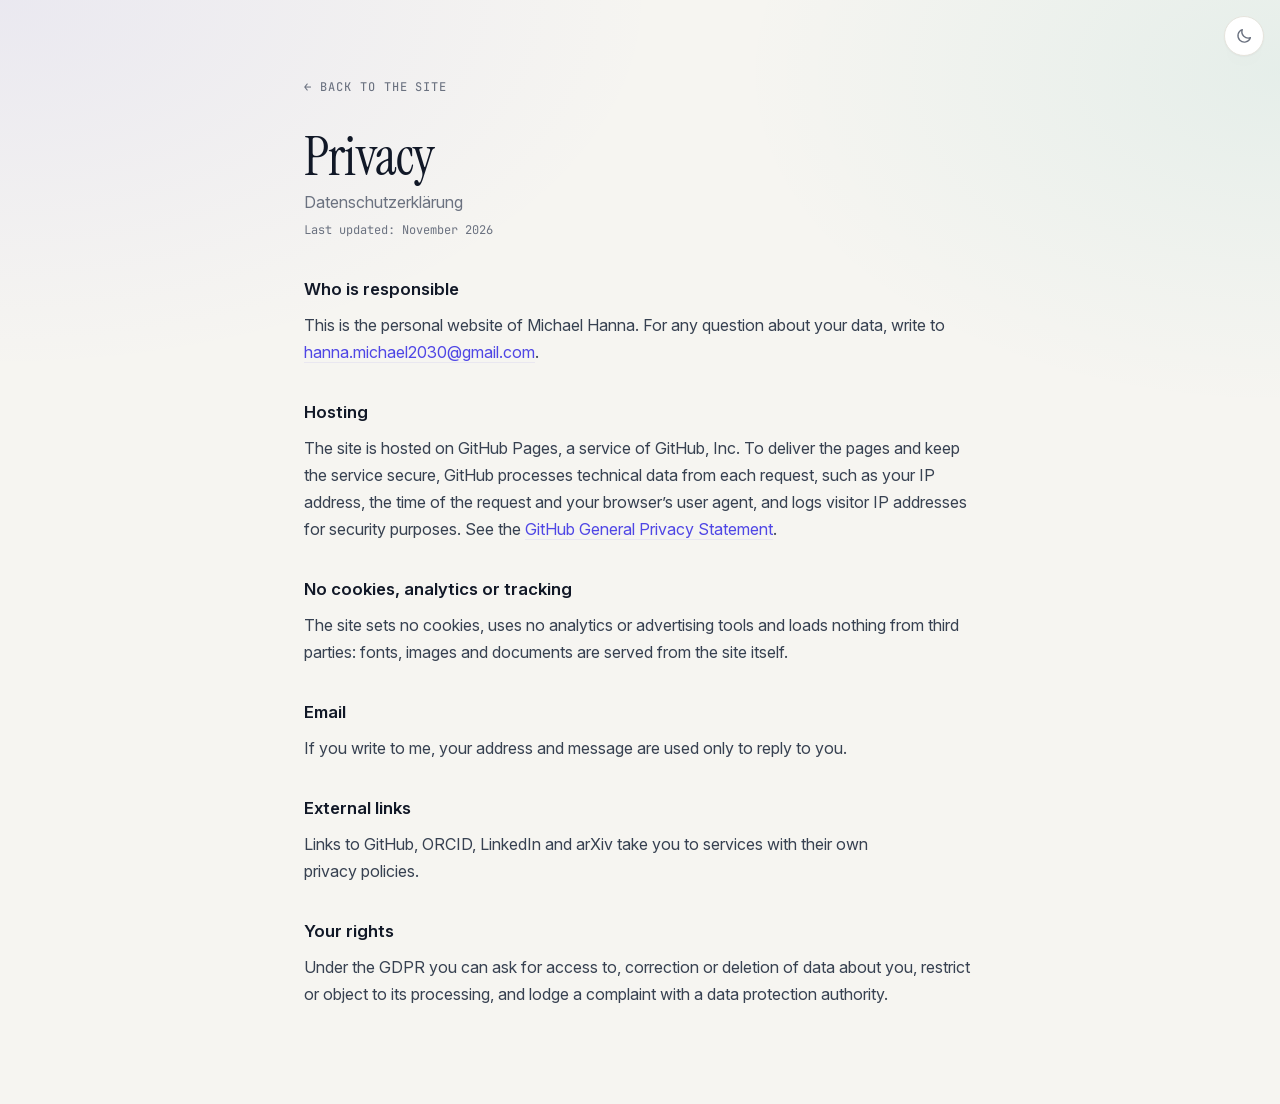
<file: privacy.html>
<!doctype html>
<html lang="en">
  <head>
    <meta charset="utf-8">
    <meta name="viewport" content="width=device-width, initial-scale=1">
    <meta name="color-scheme" content="light dark">
    <meta name="robots" content="noindex">
    <title>Privacy — Michael Hanna</title>
    <link rel="icon" href="data:image/svg+xml,%3Csvg xmlns='http://www.w3.org/2000/svg' viewBox='0 0 64 64'%3E%3Crect width='64' height='64' rx='14' fill='%2315171c'/%3E%3Ctext x='32' y='43' font-size='30' text-anchor='middle' fill='%23f8f7f3' font-family='Georgia,serif'%3EMH%3C/text%3E%3C/svg%3E">
    <script>try { if (localStorage.getItem('theme') === 'dark') document.documentElement.dataset.theme = 'dark'; } catch (e) {}</script>
    <link rel="stylesheet" href="style.css">
    <script src="script.js" defer></script>
  </head>
  <body>
    <button type="button" class="theme-toggle" aria-label="Switch to dark mode" title="Switch to dark mode">
      <svg class="icon-sun" viewBox="0 0 24 24" aria-hidden="true" fill="none" stroke="currentColor" stroke-width="1.8" stroke-linecap="round"><circle cx="12" cy="12" r="4.2"/><path d="M12 2.5v2.2M12 19.3v2.2M2.5 12h2.2M19.3 12h2.2M5.3 5.3l1.6 1.6M17.1 17.1l1.6 1.6M5.3 18.7l1.6-1.6M17.1 6.9l1.6-1.6"/></svg>
      <svg class="icon-moon" viewBox="0 0 24 24" aria-hidden="true" fill="none" stroke="currentColor" stroke-width="1.8" stroke-linejoin="round"><path d="M20.5 14.3A8.5 8.5 0 0 1 9.7 3.5a8.5 8.5 0 1 0 10.8 10.8z"/></svg>
    </button>
    <main class="legal">
      <a class="legal-back" href="./">← Back to the site</a>
      <h1>Privacy <span>Datenschutzerklärung</span></h1>
      <p class="legal-updated">Last updated: November 2026</p>

      <h2>Who is responsible</h2>
      <p>This is the personal website of Michael Hanna. For any question about your data, write to <a href="./#contact" data-email-user="hanna.michael2030" data-email-domain="gmail.com" data-email-text>hanna.michael2030 [at] gmail [dot] com</a>.</p>

      <h2>Hosting</h2>
      <p>The site is hosted on GitHub Pages, a service of GitHub, Inc. To deliver the pages and keep the service secure, GitHub processes technical data from each request, such as your IP address, the time of the request and your browser’s user agent, and logs visitor IP addresses for security purposes. See the <a href="https://docs.github.com/en/site-policy/privacy-policies/github-general-privacy-statement" target="_blank" rel="noopener noreferrer">GitHub General Privacy Statement</a>.</p>

      <h2>No cookies, analytics or tracking</h2>
      <p>The site sets no cookies, uses no analytics or advertising tools and loads nothing from third parties: fonts, images and documents are served from the site itself.</p>

      <h2>Email</h2>
      <p>If you write to me, your address and message are used only to reply to you.</p>

      <h2>External links</h2>
      <p>Links to GitHub, ORCID, LinkedIn and arXiv take you to services with their own privacy policies.</p>

      <h2>Your rights</h2>
      <p>Under the GDPR you can ask for access to, correction or deletion of data about you, restrict or object to its processing, and lodge a complaint with a data protection authority.</p>
    </main>
  </body>
</html>
</file>
<file: style.css>
@font-face { font-family: 'Inter'; src: url('fonts/inter.woff2') format('woff2'); font-weight: 100 900; font-style: normal; font-display: swap; }
@font-face { font-family: 'JetBrains Mono'; src: url('fonts/jetbrains-mono.woff2') format('woff2'); font-weight: 100 800; font-style: normal; font-display: swap; }
@font-face { font-family: 'Instrument Serif'; src: url('fonts/instrument-serif.woff2') format('woff2'); font-weight: 400; font-style: normal; font-display: swap; }
@font-face { font-family: 'Instrument Serif'; src: url('fonts/instrument-serif-italic.woff2') format('woff2'); font-weight: 400; font-style: italic; font-display: swap; }

/* Light is the default; the toggle in the corner switches to the dark palette below. */
:root {
  color-scheme: light;
  --bg: #f6f5f1;
  --surface: #ffffff;
  --ink: #111827;
  --text: #374151;
  --muted: #6b7280;
  --line: #e5e3dc;
  --accent: #4f46e5;
  --accent-2: #0d9488;
  --accent-soft: rgb(79 70 229 / 8%);
  --warm: #e8590c;
  --grad: linear-gradient(110deg, #4f46e5 0%, #0d9488 100%);
  --tint-1: rgb(79 70 229 / 7%);
  --tint-2: rgb(13 148 136 / 7%);
  --shadow: 0 1px 2px rgb(17 24 39 / 4%), 0 12px 32px -16px rgb(17 24 39 / 18%);
  --display: 'Instrument Serif', Georgia, serif;
  --sans: 'Inter', system-ui, -apple-system, sans-serif;
  --mono: 'JetBrains Mono', ui-monospace, monospace;
}

:root[data-theme="dark"] {
  color-scheme: dark;
  --bg: #0b0d12;
  --surface: #12151c;
  --ink: #f3f4f6;
  --text: #c4c9d2;
  --muted: #8b93a1;
  --line: #232834;
  --accent: #a5b4fc;
  --accent-2: #5eead4;
  --accent-soft: rgb(165 180 252 / 10%);
  --warm: #fdba74;
  --grad: linear-gradient(110deg, #a5b4fc 0%, #5eead4 100%);
  --tint-1: rgb(165 180 252 / 7%);
  --tint-2: rgb(94 234 212 / 5%);
  --shadow: 0 1px 2px rgb(0 0 0 / 30%), 0 16px 40px -18px rgb(0 0 0 / 70%);
}

*, *::before, *::after { box-sizing: border-box; }
/* Every style in use has a real font file (Inter and JetBrains Mono are variable, Instrument
   Serif ships regular and italic), so never let the browser fake bold or italic. */
html { scroll-behavior: smooth; -webkit-text-size-adjust: 100%; font-synthesis: none; }
body {
  margin: 0;
  background:
    radial-gradient(1100px 620px at 0% 0%, var(--tint-1), transparent 60%),
    radial-gradient(900px 560px at 100% 8%, var(--tint-2), transparent 60%),
    var(--bg);
  background-attachment: fixed;
  color: var(--text);
  font: 400 16px/1.7 var(--sans);
  -webkit-font-smoothing: antialiased;
  text-rendering: optimizeLegibility;
}
::selection { background: var(--accent); color: var(--bg); }
a { color: inherit; text-decoration: none; }
a:focus-visible { outline: 2px solid var(--accent); outline-offset: 3px; border-radius: 4px; }
h1, h2, h3, p, ul, ol, dl, dd, figure { margin: 0; }
ul, ol { padding: 0; list-style: none; }

/* Typesetting: no single-word last lines in running text, evenly balanced display headings. */
p, li, dd, figcaption { text-wrap: pretty; }
.paper-title, .slide-title, .slide-hook, .themes .theme-tagline, .doc-dialog-title, .footer p:first-child { text-wrap: balance; }

.skip-link { position: absolute; left: 16px; top: -48px; z-index: 20; padding: 8px 14px; border-radius: 8px; background: var(--ink); color: var(--bg); font-size: 14px; }
.skip-link:focus { top: 16px; }

.theme-toggle {
  position: fixed; top: 16px; right: 16px; z-index: 15;
  display: grid; place-items: center; width: 40px; height: 40px; padding: 0;
  border: 1px solid var(--line); border-radius: 50%;
  background: var(--surface); color: var(--muted); box-shadow: var(--shadow);
  cursor: pointer; transition: color .2s ease, border-color .2s ease, transform .2s ease;
}
.theme-toggle:hover { color: var(--accent); border-color: var(--accent); }
.theme-toggle:active { transform: scale(.94); }
.theme-toggle:focus-visible { outline: 2px solid var(--accent); outline-offset: 3px; }
.theme-toggle svg { width: 18px; height: 18px; }
.theme-toggle .icon-sun { display: none; }
:root[data-theme="dark"] .theme-toggle .icon-moon { display: none; }
:root[data-theme="dark"] .theme-toggle .icon-sun { display: block; }

/* Layout */
.layout {
  display: grid;
  grid-template-columns: minmax(0, 4fr) minmax(0, 7fr);
  gap: 72px;
  max-width: 1440px;
  margin: 0 auto;
  padding: 0 48px;
}

.intro {
  position: sticky;
  top: 0;
  display: flex;
  flex-direction: column;
  height: 100vh;
  height: 100dvh;
  padding: 80px 0 48px;
  isolation: isolate;
}

main { padding: 80px 0 48px; }

/* Intro */
.kicker {
  display: flex;
  align-items: center;
  gap: 12px;
  color: var(--accent);
  font: 500 12px/1 var(--mono);
  letter-spacing: .12em;
  text-transform: uppercase;
}
.kicker::before { content: ''; width: 24px; height: 2px; border-radius: 2px; background: var(--grad); }

h1 {
  margin: 22px 0 18px;
  color: var(--ink);
  font: 400 clamp(3.5rem, 5.6vw, 5rem)/.95 var(--display);
  letter-spacing: -.015em;
}
.role { color: var(--ink); font-size: 1.125rem; font-weight: 500; }
.lede { max-width: 36ch; margin-top: 10px; color: var(--muted); }

.toc {
  position: relative;
  z-index: 1;
  margin-top: 40px;
}
.toc a {
  display: inline-flex;
  align-items: center;
  gap: 16px;
  padding: 7px 0;
  color: var(--muted);
  font: 500 12px/1 var(--mono);
  letter-spacing: .14em;
  text-transform: uppercase;
  transition: color .2s ease;
}
.toc-line { width: 32px; height: 1px; background: currentColor; transition: width .25s ease, background-color .2s ease; }
.toc a:hover, .toc a[aria-current] { color: var(--ink); }
.toc a:hover .toc-line, .toc a[aria-current] .toc-line { width: 64px; background: var(--ink); }

/* 
.molecule { display: flex; flex: 1; flex-direction: column; min-height: 0; margin: 24px 0; background: radial-gradient(closest-side, var(--accent-soft), transparent); }
.molecule canvas { flex: 1; width: 100%; min-height: 0; cursor: grab; touch-action: pan-y; } */

.molecule {
  position: absolute;
  top: 58%;
  right: 0;
  left: 0;
  z-index: 0;
  display: flex;
  flex-direction: column;
  height: 300px;
  margin: 0;
  background: radial-gradient(closest-side, var(--accent-soft), transparent);
  opacity: .78;
  pointer-events: none;
}
.molecule canvas { flex: 1; width: 100%; min-height: 0; cursor: grab; touch-action: pan-y; }
.molecule canvas:active { cursor: grabbing; }

.contact-row {
  position: relative;
  z-index: 1;
  display: flex;
  align-items: center;
  justify-content: space-between;
  gap: 16px;
}
.socials { display: flex; gap: 6px; }
.socials a {
  display: grid;
  width: 40px;
  height: 40px;
  place-items: center;
  border-radius: 10px;
  color: var(--muted);
  transition: color .2s ease, background-color .2s ease;
}
.socials a:hover { background: var(--accent-soft); color: var(--ink); }
.socials svg { width: 20px; height: 20px; }


/* Sections */
section { padding-bottom: 104px; scroll-margin-top: 48px; }

.section-label {
  display: flex;
  align-items: center;
  gap: 14px;
  margin-bottom: 32px;
  color: var(--ink);
  font: 500 12px/1 var(--mono);
  letter-spacing: .14em;
  text-transform: uppercase;
}
.section-label span { color: var(--accent); }
.section-label::after { content: ''; flex: 1; height: 1px; background: var(--line); }

#about > p + p { margin-top: 0; }
.about-lead {
  margin-bottom: 26px;
  color: var(--ink);
  font: 400 clamp(1.2rem, 1.8vw, 1.5rem)/1.35 var(--display);
  letter-spacing: -.005em;
  text-wrap: pretty;
}
.about-lead em, .gradient-text {
  background: var(--grad);
  -webkit-background-clip: text;
  background-clip: text;
  color: transparent;
}
.about-intro { margin-bottom: 8px; }

/* One colour per corner of the triangle, shared by the diagram, the theme list and the project tags. */
.t1 { --v: var(--accent); }
.t2 { --v: var(--accent-2); }
.t3 { --v: var(--warm); }

/* Triangle: the outer one is science (model, simulation, physics); the inner one holds the
   machine-learning conjugate of each corner. SVG units scale with the figure width. */
.triad { margin: 34px 0 8px; }
.triad svg { display: block; width: 100%; max-width: 540px; height: auto; margin: 0 auto; overflow: visible; }
.triad-frame { fill: none; stroke: var(--muted); stroke-opacity: .5; stroke-width: 1.25; stroke-linejoin: round; }
.triad-loop { fill: var(--accent-soft); stroke: url(#triad-grad); stroke-width: 1.75; stroke-linejoin: round; }
.triad-stop-a { stop-color: var(--accent); }
.triad-stop-b { stop-color: var(--accent-2); }
.triad-flow { fill: none; stroke: var(--ink); stroke-width: 3; stroke-linecap: round; stroke-dasharray: 5 95; opacity: .7; animation: triad-flow 7s linear infinite; }
@keyframes triad-flow { to { stroke-dashoffset: -100; } }
.triad-arrow { fill: none; stroke-width: 1.5; stroke-linecap: round; stroke-linejoin: round; }
.triad-arrow-sci { stroke: var(--muted); }
.triad-arrow-ai { stroke: var(--accent); }
.triad-spoke { stroke: var(--muted); stroke-width: 1.25; stroke-dasharray: 2 5; stroke-linecap: round; }
.triad-ring { fill: var(--surface); stroke: var(--muted); stroke-width: 1.5; }
.triad-halo { fill: var(--v); opacity: .18; }
.triad-dot, .triad-num { fill: var(--v); }
.triad-mark { transform-box: fill-box; transform-origin: center; transition: transform .25s ease; }
.triad-sci { fill: var(--muted); font: 500 17px var(--mono); letter-spacing: .12em; }
.triad-ai { fill: var(--ink); font: 400 26px var(--display); transition: fill .2s ease; }
.triad-center { fill: var(--muted); font: italic 400 20px var(--display); }
/* Hovering a theme below lights up its corner. */
#about:has(.themes > .t1:hover) .triad-v.t1 .triad-mark,
#about:has(.themes > .t2:hover) .triad-v.t2 .triad-mark,
#about:has(.themes > .t3:hover) .triad-v.t3 .triad-mark { transform: scale(1.4); }
#about:has(.themes > .t1:hover) .triad-v.t1 .triad-ai,
#about:has(.themes > .t2:hover) .triad-v.t2 .triad-ai,
#about:has(.themes > .t3:hover) .triad-v.t3 .triad-ai { fill: var(--v); }
.triad-caption { display: grid; gap: 4px; max-width: 540px; margin: 16px auto 0; color: var(--muted); font-size: 13.5px; line-height: 1.5; }
.triad-key { display: inline-block; width: 9px; height: 9px; margin-right: 9px; border-radius: 50%; vertical-align: 1px; }
.triad-key.is-sci { border: 1.5px solid var(--muted); }
.triad-key.is-ai { background: var(--grad); }

.themes { margin: 30px 0 34px; border-top: 1px solid var(--line); }
.themes > li { display: grid; grid-template-columns: 44px minmax(0, 1fr); gap: 12px; padding: 20px 0; border-bottom: 1px solid var(--line); }
.theme-index { padding-top: 3px; color: var(--v, var(--accent-2)); font: 500 12px/1.6 var(--mono); }
.themes h3 { color: var(--ink); font-size: 1.05rem; font-weight: 600; }
.theme-sci { color: var(--muted); font: 500 12px/1 var(--mono); letter-spacing: .12em; text-transform: uppercase; }
.theme-conj { margin: 0 2px; color: var(--muted); font-weight: 400; }
.themes p { color: var(--text); font-size: 15px; }
.themes .theme-tagline { margin: 2px 0 6px; color: var(--v, var(--accent)); font: italic 400 1.15rem/1.35 var(--display); }
.theme-links { display: flex; flex-wrap: wrap; gap: 2px 20px; margin-top: 10px; }
.theme-link { display: inline-flex; gap: 6px; color: var(--muted); font: 500 12px/1.4 var(--mono); letter-spacing: .04em; transition: color .2s ease; }
.theme-link:hover { color: var(--accent); }

.about-path { color: var(--muted); font-size: 15px; }
.affiliations { display: flex; flex-wrap: wrap; gap: 8px; margin-top: 14px; }
.affiliations-row { display: flex; flex-wrap: wrap; align-items: center; gap: 8px 14px; margin-top: 14px; }
.affiliations-row .affiliations { margin-top: 0; }
.affiliations-label { color: var(--muted); font: 500 11px/1 var(--mono); letter-spacing: .12em; text-transform: uppercase; }
.affiliations li { display: flex; }
.affiliations button {
  display: inline-flex;
  align-items: center;
  gap: 7px;
  padding: 5px 11px 5px 12px;
  border: 1px solid var(--line);
  border-radius: 999px;
  background: transparent;
  color: var(--ink);
  font: 500 13px/1.7 var(--sans);
  cursor: pointer;
  transition: color .2s ease, border-color .2s ease, background-color .2s ease, transform .2s ease;
}
/* Document icon: signals that the pill opens something. */
.affiliations button::after {
  content: '';
  flex-shrink: 0;
  width: 13px;
  height: 13px;
  background: var(--accent);
  -webkit-mask: url("data:image/svg+xml,%3Csvg xmlns='http://www.w3.org/2000/svg' viewBox='0 0 16 16' fill='none' stroke='black' stroke-width='1.5' stroke-linecap='round' stroke-linejoin='round'%3E%3Cpath d='M3.75 1.75h5.5l3 3v9.5h-8.5z'/%3E%3Cpath d='M9 1.75V5h3.25M6 8.5h4M6 11.25h4'/%3E%3C/svg%3E") center / contain no-repeat;
  mask: url("data:image/svg+xml,%3Csvg xmlns='http://www.w3.org/2000/svg' viewBox='0 0 16 16' fill='none' stroke='black' stroke-width='1.5' stroke-linecap='round' stroke-linejoin='round'%3E%3Cpath d='M3.75 1.75h5.5l3 3v9.5h-8.5z'/%3E%3Cpath d='M9 1.75V5h3.25M6 8.5h4M6 11.25h4'/%3E%3C/svg%3E") center / contain no-repeat;
}
.affiliations button:hover { border-color: var(--accent); background: var(--accent-soft); color: var(--accent); transform: translateY(-1px); }
.affiliations button:focus-visible { outline: 2px solid var(--accent); outline-offset: 3px; }

/* Reference-letter dialog */
body:has(.doc-dialog[open]) { overflow: hidden; }
.doc-dialog {
  width: min(880px, calc(100vw - 32px));
  height: min(92vh, 1100px);
  height: min(92dvh, 1100px);
  max-width: none;
  max-height: none;
  padding: 0;
  border: 1px solid var(--line);
  border-radius: 20px;
  background: var(--surface);
  color: var(--text);
  box-shadow: var(--shadow);
  overflow: hidden;
}
.doc-dialog[open] { display: flex; flex-direction: column; animation: dialog-in .22s ease; }
.doc-dialog::backdrop { background: rgb(11 13 18 / 55%); -webkit-backdrop-filter: blur(4px); backdrop-filter: blur(4px); }
.doc-dialog.is-short { width: min(460px, calc(100vw - 32px)); height: auto; }
@keyframes dialog-in { from { opacity: 0; transform: translateY(10px) scale(.98); } }

.doc-dialog-head { display: flex; align-items: flex-start; justify-content: space-between; gap: 16px; padding: 22px 18px 18px 24px; border-bottom: 1px solid var(--line); }
.doc-dialog-kicker { color: var(--accent); font: 500 11px/1 var(--mono); letter-spacing: .12em; text-transform: uppercase; }
.doc-dialog-title { margin-top: 10px; color: var(--ink); font: 400 1.55rem/1.15 var(--display); }
.doc-dialog-tools { display: flex; flex-shrink: 0; align-items: center; gap: 6px; }
.doc-dialog-open { display: inline-flex; gap: 6px; padding: 7px 14px; border: 1px solid var(--line); border-radius: 999px; color: var(--ink); font-size: 13px; font-weight: 500; white-space: nowrap; transition: border-color .2s ease; }
.doc-dialog-open:hover { border-color: var(--ink); }
.doc-dialog-open[hidden] { display: none; }
.doc-dialog-close { display: grid; width: 38px; height: 38px; padding: 0; place-items: center; border: 0; border-radius: 10px; background: transparent; color: var(--muted); cursor: pointer; transition: color .2s ease, background-color .2s ease; }
.doc-dialog-close:hover { background: var(--accent-soft); color: var(--ink); }
.doc-dialog-close:focus-visible { outline: 2px solid var(--accent); outline-offset: 2px; }
.doc-dialog-close svg { width: 20px; height: 20px; }

.doc-dialog-body { flex: 1; min-height: 0; background: var(--bg); }
.doc-dialog.is-short .doc-dialog-body { background: none; }
.doc-dialog-frame { display: block; width: 100%; height: 100%; border: 0; }
/* Full-size project animation; the GIFs are drawn on white. */
.doc-dialog.is-media { width: min(960px, calc(100vw - 32px)); height: auto; }
.doc-dialog.is-code { width: min(760px, calc(100vw - 32px)); height: auto; }
.doc-dialog-code { margin: 0; padding: 18px 22px 22px; overflow: auto; color: var(--text); font: 400 12.5px/1.6 var(--mono); white-space: pre; }
.doc-dialog.is-media .doc-dialog-body { display: grid; place-items: center; padding: 16px; overflow: auto; background: #fff; }
.doc-dialog-media { display: block; width: auto; max-width: 100%; height: auto; max-height: calc(92vh - 140px); max-height: calc(92dvh - 140px); }
.doc-dialog-message { padding: 22px 24px 26px; color: var(--muted); font-size: 15px; }
.doc-dialog-soon { display: flex; flex-direction: column; align-items: center; gap: 4px; padding: 28px 24px 4px; text-align: center; }
.doc-dialog-soon .doc-dialog-message { padding: 0 0 22px; }
/* The PNG has wide transparent margins; crop to the visible mark (1914×782) and set it on a
   white plate so the dark-blue logo stays legible in dark mode. */
.doc-dialog-logo {
  display: block;
  width: 200px;
  max-width: 100%;
  aspect-ratio: 1914 / 782;
  object-fit: cover;
  box-sizing: content-box;
  padding: 18px 26px;
  border: 1px solid var(--line);
  border-radius: 14px;
  background: #fff;
}


/* Publication */
.paper { padding: 36px; border: 1px solid var(--line); border-radius: 20px; background: var(--surface); box-shadow: var(--shadow); }
.paper-meta { display: flex; flex-wrap: wrap; gap: 8px 18px; color: var(--muted); font: 500 12px/1 var(--mono); letter-spacing: .06em; }
.paper-meta span:first-child { color: var(--warm); text-transform: uppercase; letter-spacing: .12em; }
.paper-meta a { border-bottom: 1px solid var(--line); transition: color .2s ease, border-color .2s ease; }
.paper-meta a:hover { border-color: currentColor; color: var(--accent); }
.paper-title { margin-top: 18px; color: var(--ink); font: 400 clamp(1.6rem, 2.3vw, 2rem)/1.2 var(--display); letter-spacing: -.005em; }
.paper-title a { background: linear-gradient(currentColor, currentColor) 0 100% / 0 1px no-repeat; transition: background-size .35s ease; }
.paper-title a:hover { background-size: 100% 1px; }
.paper-authors { margin-top: 12px; color: var(--muted); font-size: 15px; }
.paper-authors strong { color: var(--ink); font-weight: 600; }
.paper-summary { margin-top: 14px; }
.paper + .paper {margin-top: 1rem; }
.paper-role { margin-top: 12px; font-size: 15px; }
.paper-role span { margin-right: 10px; color: var(--muted); font: 500 11px/1.4 var(--mono); letter-spacing: .1em; text-transform: uppercase; }
.paper-links { display: flex; flex-wrap: wrap; gap: 4px 18px; margin-top: 14px; }

/* Featured paper: the workflow diagram runs full width under the text; clicking enlarges it. */
.paper-figure { margin-top: 24px; }
.paper-figure a { position: relative; display: block; overflow: hidden; border: 1px solid var(--line); border-radius: 14px; background: #fdfcfe; cursor: zoom-in; }
.paper-figure a:focus-visible { outline-offset: 3px; }
.paper-figure img { display: block; width: 100%; height: auto; }
.paper-figure a:hover .slide-zoom, .paper-figure a:focus-visible .slide-zoom { opacity: 1; transform: none; }
.paper-figure figcaption { margin-top: 8px; color: var(--muted); font: 400 11.5px/1.5 var(--mono); }

.pipeline { display: grid; grid-template-columns: repeat(4, 1fr); margin-top: 32px; }
.pipeline li { position: relative; display: flex; flex-direction: column; gap: 2px; padding: 22px 14px 0 0; border-top: 1px solid var(--line); }
.pipeline li::before { content: ''; position: absolute; top: -6px; left: 0; width: 11px; height: 11px; border: 2px solid var(--accent); border-radius: 50%; background: var(--surface); }
.pipeline li:last-child::before { border-color: var(--accent-2); background: var(--accent-2); }
.pipeline .step { color: var(--muted); font: 500 11px/1.6 var(--mono); }
.pipeline b { color: var(--ink); font-weight: 600; }
.pipeline span:last-child { color: var(--muted); font-size: 13px; line-height: 1.5; }
/* Return path under the pipeline: step 04 feeds back into step 01. The U spans the 75%
   between the first and last step markers (centred 5.5px into their columns). */
.pipeline-loop { position: relative; margin-top: 14px; padding: 24px 0 0 22px; color: var(--accent); font: 400 12px/1.5 var(--mono); }
.pipeline-loop::before {
  content: '';
  position: absolute;
  top: 0;
  left: 5px;
  width: 75%;
  height: 14px;
  border: 1.5px dashed var(--accent);
  border-top: 0;
  border-radius: 0 0 12px 12px;
}
.pipeline-loop::after { content: ''; position: absolute; top: -7px; left: 1px; border: 5px solid transparent; border-top: 0; border-bottom: 7px solid var(--accent); }

.paper-actions { display: flex; flex-wrap: wrap; gap: 10px; margin-top: 30px; }
.btn { display: inline-flex; align-items: center; gap: 8px; padding: 11px 18px; border-radius: 999px; font-family: inherit; font-size: 14px; font-weight: 500; line-height: inherit; transition: transform .2s ease, border-color .2s ease; }
button.btn { background: none; cursor: pointer; }
.btn svg { width: 15px; height: 15px; }
.btn:hover { transform: translateY(-1px); }
.btn-primary { background: var(--ink); color: var(--bg); }
.btn-primary:hover { background: var(--accent); color: #fff; }
.btn-ghost { border: 1px solid var(--line); color: var(--ink); }
.btn-ghost:hover { border-color: var(--ink); }

/* Cards */
.list { display: flex; flex-direction: column; gap: 6px; }
.card {
  position: relative;
  margin: 0 -24px;
  padding: 24px;
  border: 1px solid transparent;
  border-radius: 16px;
  transition: background-color .25s ease, border-color .25s ease, box-shadow .25s ease, opacity .25s ease;
}
@media (hover: hover) {
  .card:hover { border-color: var(--line); background: var(--surface); box-shadow: var(--shadow); }
  .list:hover .card:not(:hover) { opacity: .6; }
}
.card p { font-size: 15px; }
.card .card-meta { margin-bottom: 6px; color: var(--muted); font: 400 12px/1.5 var(--mono); letter-spacing: .02em; }
.card-title { margin-bottom: 8px; color: var(--ink); font-size: 1.075rem; font-weight: 600; line-height: 1.4; }
.card-title a::after { content: ''; position: absolute; inset: 0; border-radius: inherit; }
.arrow { display: inline-block; margin-left: 2px; color: var(--accent); transition: transform .2s ease; }
.card:hover .arrow { transform: translate(3px, -3px); }

.tags { display: flex; flex-wrap: wrap; gap: 6px; margin-top: 14px; }
.tags li { padding: 5px 11px; border-radius: 999px; background: var(--accent-soft); color: var(--accent); font: 500 11.5px/1.3 var(--mono); }

/* Projects slider: a horizontal scroll-snap track. script.js adds the tab, arrow, keyboard
   and click behaviour and marks the slider .is-ready. */
.sr-only { position: absolute; width: 1px; height: 1px; margin: -1px; padding: 0; overflow: hidden; clip: rect(0 0 0 0); white-space: nowrap; border: 0; }
.slider { container-type: inline-size; }

/* One row of tabs that scrolls sideways when the labels don't fit; the padding keeps focus
   outlines from being clipped. */
.slider-tabs { position: relative; display: flex; gap: 6px; margin: -5px -5px 7px; padding: 5px; overflow-x: auto; scrollbar-width: none; }
.slider-tabs::-webkit-scrollbar { display: none; }
.slider-tabs a {
  flex-shrink: 0;
  padding: 5px 12px;
  border: 1px solid var(--line);
  border-radius: 999px;
  color: var(--muted);
  font: 500 12.5px/1.5 var(--sans);
  white-space: nowrap;
  transition: color .2s ease, border-color .2s ease, background-color .2s ease;
}
.slider-tabs a:hover { border-color: var(--ink); color: var(--ink); }
.slider-tabs a[aria-selected="true"] { border-color: var(--ink); background: var(--ink); color: var(--bg); }

/* The active panel sits in the middle; --peek of the track's padding on each side shows the
   neighbouring panels. Panels stretch to the tallest one, so the size never changes. */
.slider-track {
  --peek: 96px;
  --gap: 14px;
  position: relative;
  display: flex;
  gap: var(--gap);
  margin: -6px -24px -8px;
  padding: 6px var(--peek) 20px;
  overflow-x: auto;
  overflow-y: hidden;
  scroll-snap-type: x mandatory;
  overscroll-behavior-x: contain;
  scrollbar-width: none;
}
.slider-track::-webkit-scrollbar { display: none; }
/* Clicks on a peeking (inert) panel land on the track and move to that panel. */
.slider.is-ready .slider-track { cursor: pointer; }

.slide {
  display: flex;
  flex: 0 0 100%;
  flex-direction: column;
  min-width: 0;
  overflow: hidden;
  border: 1px solid var(--line);
  border-radius: 20px;
  background: var(--surface);
  box-shadow: 0 1px 2px rgb(17 24 39 / 4%), 0 10px 24px -18px rgb(17 24 39 / 30%);
  cursor: auto;
  scroll-snap-align: center;
  scroll-snap-stop: always;
  transition: opacity .3s ease;
}
.slider.is-ready .slide:not(.is-active) { opacity: .45; }

/* Fixed 2.2:1 frame: every GIF is scaled to fit it, whatever its shape, so all panels match.
   The GIFs are drawn on white, so the frame stays white in both themes. */
.slide-media { position: relative; display: block; aspect-ratio: 2.2 / 1; overflow: hidden; border-bottom: 1px solid var(--line); background: #fff; }
.slide-media img { position: absolute; inset: 10px; width: calc(100% - 20px); height: calc(100% - 20px); object-fit: contain; }
a.slide-media { cursor: zoom-in; }
a.slide-media:focus-visible { outline-offset: -4px; }
.slide-zoom {
  position: absolute;
  right: 12px;
  bottom: 12px;
  display: grid;
  width: 32px;
  height: 32px;
  place-items: center;
  border-radius: 999px;
  background: rgb(17 24 39 / 72%);
  color: #fff;
  opacity: 0;
  transform: translateY(4px);
  transition: opacity .2s ease, transform .2s ease;
}
.slide-zoom svg { width: 14px; height: 14px; }
.slide-media:hover .slide-zoom, .slide-media:focus-visible .slide-zoom { opacity: 1; transform: none; }
@media (hover: none) { .slide-zoom { opacity: 1; transform: none; } }

/* Stand-in for a project without an animation yet: its pipeline as four steps. */
.slide-media.is-steps { display: grid; place-items: center; padding: 18px; background: radial-gradient(closest-side, var(--accent-soft), transparent) var(--bg); }
.scene-steps { display: grid; grid-template-columns: repeat(4, minmax(0, 1fr)); gap: 18px; width: 100%; counter-reset: step; }
.scene-steps li {
  position: relative;
  display: flex;
  flex-direction: column;
  gap: 2px;
  padding: 14px 12px;
  border: 1px solid var(--line);
  border-radius: 12px;
  background: var(--surface);
  animation: step-glow 8s ease-in-out infinite;
}
.scene-steps li:nth-child(2) { animation-delay: 2s; }
.scene-steps li:nth-child(3) { animation-delay: 4s; }
.scene-steps li:nth-child(4) { animation-delay: 6s; }
.scene-steps li::before { counter-increment: step; content: '0' counter(step); color: var(--accent-2); font: 500 11px/1.4 var(--mono); }
.scene-steps li:not(:last-child)::after { content: '→'; position: absolute; top: 50%; right: -9px; color: var(--muted); font-size: 13px; transform: translate(50%, -50%); }
.scene-steps b { color: var(--ink); font-size: 14px; font-weight: 600; line-height: 1.35; }
.scene-steps span { color: var(--muted); font-size: 12.5px; line-height: 1.4; }
@keyframes step-glow { 0%, 30%, 100% { border-color: var(--line); } 10%, 20% { border-color: var(--accent); } }

.slide-body { display: flex; flex: 1; flex-direction: column; padding: 18px 24px 20px; }
.slide-meta { display: flex; flex-wrap: wrap; gap: 2px 14px; color: var(--muted); font: 500 11.5px/1.5 var(--mono); letter-spacing: .04em; }
.slide-theme { color: var(--v, var(--accent-2)); letter-spacing: .1em; text-transform: uppercase; }
.slide-title { margin-top: 8px; color: var(--ink); font: 400 clamp(1.3rem, 1.75vw, 1.5rem)/1.2 var(--display); letter-spacing: -.005em; }
.slide-hook { margin-top: 4px; color: var(--accent); font-size: 14px; font-weight: 500; line-height: 1.5; }
.slide-text { margin-top: 8px; font-size: 14px; line-height: 1.6; }
.slide-points { display: grid; grid-template-columns: repeat(auto-fit, minmax(140px, 1fr)); gap: 8px 16px; margin-top: 12px; padding-top: 10px; border-top: 1px solid var(--line); }
.slide-points dt { color: var(--ink); font: 500 10.5px/1.5 var(--mono); letter-spacing: .08em; text-transform: uppercase; }
.slide-points dd { margin-top: 2px; color: var(--muted); font-size: 13px; line-height: 1.45; }
.slide-question { margin-top: 10px; padding-left: 12px; border-left: 2px solid var(--warm); color: var(--ink); font: italic 400 1.02rem/1.4 var(--display); }
.slide-note { margin-top: 10px; color: var(--muted); font: 400 11.5px/1.5 var(--mono); }
.slide .tags { gap: 5px; margin-top: 12px; }
.slide .tags li { padding: 4px 10px; font-size: 11px; }
.slide-actions { display: flex; flex-wrap: wrap; gap: 8px; margin-top: auto; padding-top: 14px; }
.btn-sm { padding: 6px 14px; font-size: 13px; }

/* Prev/next arrows on the vertical middle of the panel, over the peeking neighbours. The stage
   is 12px taller than the panel (track padding minus margins), hence the -6px. */
.slider-stage { position: relative; }
.slider-arrow {
  position: absolute;
  top: calc(50% - 6px);
  z-index: 2;
  display: grid;
  width: 44px;
  height: 44px;
  padding: 0;
  place-items: center;
  border: 0;
  border-radius: 999px;
  background: var(--ink);
  color: var(--bg);
  box-shadow: 0 6px 18px -6px rgb(17 24 39 / 45%);
  cursor: pointer;
  transform: translateY(-50%);
  transition: background-color .2s ease, opacity .2s ease, transform .2s ease;
}
.slider-arrow.is-prev { left: -22px; }
.slider-arrow.is-next { right: -22px; }
.slider-arrow:hover { background: var(--accent); }
.slider-arrow:active { transform: translateY(-50%) scale(.94); }
.slider-arrow:focus-visible { outline: 2px solid var(--accent); outline-offset: 3px; }
.slider-arrow:disabled { opacity: 0; pointer-events: none; }
.slider:not(.is-ready) .slider-arrow { display: none; }
.slider-arrow svg { width: 20px; height: 20px; }

/* In a wide column the panels get wider, so a flatter frame keeps their height (and the
   whole slider) within one screen. */
@container (min-width: 700px) {
  .slide-media { aspect-ratio: 2.6 / 1; }
}

@container (max-width: 540px) {
  .slide-media.is-steps { padding: 12px; }
  .scene-steps { grid-template-columns: 1fr 1fr; gap: 8px; }
  .scene-steps li { padding: 7px 10px; }
  .scene-steps b { font-size: 13px; }
  .scene-steps li:not(:last-child)::after, .scene-steps span { display: none; }
  .slide-body { padding: 16px 18px 18px; }
}

.more-link { display: inline-flex; gap: 8px; margin-top: 22px; padding-bottom: 2px; border-bottom: 1px solid var(--line); color: var(--ink); font-weight: 500; transition: border-color .2s ease; }
.more-link:hover { border-color: var(--ink); }

/* Entries */
.entry { display: grid; grid-template-columns: 150px minmax(0, 1fr); gap: 20px; }
.card .entry-date { padding-top: 3px; color: var(--muted); font: 500 12px/1.6 var(--mono); letter-spacing: .04em; text-transform: uppercase; }
.entry-title { color: var(--ink); font-size: 1.05rem; font-weight: 600; line-height: 1.4; }
.entry-title span { color: var(--muted); font-weight: 400; }
.card .entry-org { margin-top: 2px; color: var(--accent); font-size: 14px; }
.entry-text { margin-top: 10px; }
.bullets { margin-top: 12px; }
.bullets li { position: relative; padding-left: 18px; font-size: 15px; }
.bullets li + li { margin-top: 6px; }
.bullets li::before { content: ''; position: absolute; top: .8em; left: 2px; width: 6px; height: 1px; background: var(--muted); }

/* Timeline (Experience, Education): a rail through the gap between the date column and the
   text, with one dot per entry in the colour of the triangle corner it feeds (.t1–.t3).
   --rail = card padding + date column + half the column gap; --dot-top centres the dot on
   the first line of the heading (--first-line tall, starting --pad-top into the card). */
.timeline {
  --rail: 194px;
  --pad-top: 24px;
  --first-line: calc(1.05rem * 1.4);
  --dot-top: calc(var(--pad-top) + var(--first-line) / 2 - 6px);
}
.timeline .entry { column-gap: 40px; }
.timeline .entry::before {
  content: '';
  position: absolute;
  top: var(--dot-top);
  left: calc(var(--rail) - 6px);
  z-index: 1;
  width: 12px;
  height: 12px;
  border: 2px solid var(--v, var(--muted));
  border-radius: 50%;
  background: var(--bg);
  transition: background-color .2s ease, transform .2s ease;
}
.timeline .entry:not(:last-child)::after {
  content: '';
  position: absolute;
  top: calc(var(--dot-top) + 6px);
  left: calc(var(--rail) - .5px);
  width: 1px;
  height: calc(100% + 6px);
  background: linear-gradient(var(--v, var(--line)), var(--line) 60%);
}
.timeline .entry:hover::before { background: var(--v, var(--muted)); transform: scale(1.2); }
.timeline .entry.is-current::before { border-color: var(--ink); background: var(--ink); animation: now-pulse 2.4s ease-in-out infinite; }
@keyframes now-pulse {
  0%, 100% { box-shadow: 0 0 0 0 color-mix(in srgb, var(--ink) 25%, transparent); }
  50% { box-shadow: 0 0 0 6px color-mix(in srgb, var(--ink) 0%, transparent); }
}
/* The rail gives the structure, so timeline entries skip the hover card. */
.timeline .card:hover { border-color: transparent; background: none; box-shadow: none; }

.entry-meta { display: flex; flex-direction: column; gap: 6px; }
.card .entry-theme { color: var(--v, var(--muted)); font: 500 10.5px/1.4 var(--mono); letter-spacing: .1em; text-transform: uppercase; }

/* Experience leads with the organisation: its name is the entry's headline (display serif,
   like paper and project titles), the role and unit follow. */
.timeline.is-orgs { --org-size: clamp(1.5rem, 2vw, 1.75rem); --first-line: calc(var(--org-size) * 1.15); }
.timeline.is-orgs .entry-date { padding-top: calc(var(--first-line) / 2 - .8em); }
.entry-company {
  display: flex;
  flex-wrap: wrap;
  align-items: center;
  gap: 4px 12px;
  color: var(--ink);
  font: 400 var(--org-size, 1.6rem)/1.15 var(--display);
  letter-spacing: -.005em;
}
.entry-abbr {
  padding: 3px 8px 2px;
  border: 1px solid var(--line);
  border-radius: 6px;
  color: var(--muted);
  font: 500 11px/1.3 var(--mono);
  letter-spacing: .08em;
}
.card .entry-role { margin-top: 6px; color: var(--ink); font-size: 15.5px; font-weight: 600; line-height: 1.45; }

/* Achievements as badges. */
.card .entry-badges { display: flex; flex-wrap: wrap; gap: 6px; margin-top: 10px; }
.badge {
  display: inline-flex;
  align-items: center;
  padding: 2px 10px;
  border: 1px solid color-mix(in srgb, var(--warm) 45%, transparent);
  border-radius: 999px;
  background: color-mix(in srgb, var(--warm) 9%, transparent);
  color: color-mix(in srgb, var(--warm) 80%, var(--ink));
  font: 600 12px/1.5 var(--sans);
}

/* Links from an entry to its reference letter, project or publication. */
.card .entry-links { display: flex; flex-wrap: wrap; align-items: center; gap: 4px 18px; margin-top: 14px; }
.entry-links-label { color: var(--muted); font: 500 10.5px/1.4 var(--mono); letter-spacing: .1em; text-transform: uppercase; }
.entry-link {
  display: inline-flex;
  align-items: center;
  gap: 6px;
  padding: 0;
  border: 0;
  background: none;
  color: var(--muted);
  font: 500 12px/1.4 var(--mono);
  letter-spacing: .04em;
  cursor: pointer;
  transition: color .2s ease;
}
.entry-link:hover { color: var(--accent); }
.entry-link:focus-visible { outline: 2px solid var(--accent); outline-offset: 3px; border-radius: 4px; }
.entry-link.is-doc::before {
  content: '';
  width: 12px;
  height: 12px;
  background: currentColor;
  -webkit-mask: url("data:image/svg+xml,%3Csvg xmlns='http://www.w3.org/2000/svg' viewBox='0 0 16 16' fill='none' stroke='black' stroke-width='1.5' stroke-linecap='round' stroke-linejoin='round'%3E%3Cpath d='M3.75 1.75h5.5l3 3v9.5h-8.5z'/%3E%3Cpath d='M9 1.75V5h3.25M6 8.5h4M6 11.25h4'/%3E%3C/svg%3E") center / contain no-repeat;
  mask: url("data:image/svg+xml,%3Csvg xmlns='http://www.w3.org/2000/svg' viewBox='0 0 16 16' fill='none' stroke='black' stroke-width='1.5' stroke-linecap='round' stroke-linejoin='round'%3E%3Cpath d='M3.75 1.75h5.5l3 3v9.5h-8.5z'/%3E%3Cpath d='M9 1.75V5h3.25M6 8.5h4M6 11.25h4'/%3E%3C/svg%3E") center / contain no-repeat;
}

.split { display: grid; grid-template-columns: 1fr 1fr; gap: 40px; margin-top: 56px; padding-top: 40px; border-top: 1px solid var(--line); }
.mini-title { margin-bottom: 18px; color: var(--ink); font: 500 12px/1 var(--mono); letter-spacing: .14em; text-transform: uppercase; }
.plain-list li { display: flex; flex-direction: column; padding: 10px 0; border-bottom: 1px solid var(--line); }
.plain-list li:first-child { padding-top: 0; }
.plain-list b { color: var(--ink); font-size: 15px; font-weight: 500; }
.plain-list span { color: var(--muted); font-size: 13px; }
.toolkit dt { color: var(--ink); font-size: 15px; font-weight: 500; }
.toolkit dd { margin-bottom: 12px; color: var(--muted); font-size: 14px; line-height: 1.6; }

.footer { padding-top: 32px; border-top: 1px solid var(--line); }
.footer p:first-child { color: var(--ink); font: 400 1.5rem/1.3 var(--display); }
.footer a { border-bottom: 1px solid var(--line); transition: border-color .2s ease; }
.footer a:hover { border-color: var(--ink); }
.footer-meta { margin-top: 10px; color: var(--muted); font: 400 12px/1.5 var(--mono); }

/* Legal page */
.legal { max-width: 720px; margin: 0 auto; padding: 72px 24px 96px; }
.legal-back { color: var(--muted); font: 500 12px/1 var(--mono); letter-spacing: .08em; text-transform: uppercase; transition: color .2s ease; }
.legal-back:hover { color: var(--ink); }
.legal h1 { margin: 32px 0 8px; font-size: clamp(2.6rem, 6vw, 3.4rem); }
.legal h1 span { display: block; margin-top: 8px; color: var(--muted); font: 400 1rem/1.4 var(--sans); letter-spacing: 0; }
.legal-updated { margin-bottom: 36px; color: var(--muted); font: 400 12px/1.5 var(--mono); }
.legal h2 { margin: 32px 0 8px; color: var(--ink); font-size: 1.05rem; font-weight: 600; }
.legal p + p { margin-top: 10px; }
.legal p a { color: var(--accent); border-bottom: 1px solid var(--accent-soft); }

/* @media (max-height: 760px) and (min-width: 961px) {
  .intro { padding-top: 56px; }
  .toc { margin-top: 24px; }
} */

@media (max-height: 760px) and (min-width: 961px) {
  .intro { padding-top: 56px; }
  .toc { margin-top: 24px; }
  .lede { display: none; }
  .molecule { top: 56%; height: 220px; }
}

@media (max-width: 960px) {
  .layout { display: block; padding: 0 24px; }
  .intro { position: static; height: auto; padding: 64px 0 8px; }
  .toc { display: none; }
  /* .molecule { flex: none; margin: 16px 0 24px; } */
  .molecule {
    position: static;
    height: auto;
    min-height: 0;
    margin: 16px 0 24px;
    opacity: 1;
    pointer-events: auto;
  }
  html { scroll-padding-top: 64px; }
  .molecule canvas { flex: none; height: 240px; }
  main { padding-top: 48px; }
  section { padding-bottom: 80px; }
  .section-label {
    position: sticky;
    top: 0;
    z-index: 5;
    margin: 0 -24px 24px;
    padding: 18px 24px;
    background: color-mix(in srgb, var(--bg) 88%, transparent);
    -webkit-backdrop-filter: blur(10px);
    backdrop-filter: blur(10px);
  }
  .card { margin: 0 -16px; padding: 20px 16px; }
  .timeline { --rail: 186px; --pad-top: 20px; }
}

@media (max-width: 620px) {
  body { font-size: 15.5px; }
  .paper { padding: 24px 20px; border-radius: 16px; }
  .pipeline { grid-template-columns: 1fr 1fr; row-gap: 26px; }
  /* Two-by-two steps: drop the U-shaped return path, keep a loop symbol. */
  .pipeline-loop { padding: 0; }
  .pipeline-loop::before { content: '↻ '; position: static; width: auto; height: auto; border: 0; font-family: var(--sans); }
  .pipeline-loop::after { display: none; }
  .entry { grid-template-columns: 1fr; gap: 4px; }
  /* One column: the rail moves to the left edge and the entry is indented past it. */
  .timeline { --rail: 22px; --dot-top: 24px; }
  .timeline .entry { padding-left: 44px; }
  .timeline.is-orgs .entry-date { padding-top: 3px; }
  .card .entry-company + .entry-role { margin-top: 4px; }
  .entry-meta { flex-direction: row; flex-wrap: wrap; align-items: baseline; gap: 2px 12px; }
  .split { grid-template-columns: 1fr; gap: 36px; }
  .contact-row { flex-wrap: wrap; }
  .slider-track { --peek: 52px; --gap: 12px; }
  .slider-tabs { margin: -5px -24px 7px; padding: 5px 24px; }
  .slider-arrow { width: 34px; height: 34px; }
  .slider-arrow.is-prev { left: -22px; }
  .slider-arrow.is-next { right: -22px; }
  .slider-arrow svg { width: 18px; height: 18px; }
  .doc-dialog { border-radius: 16px; }
  .doc-dialog-head { padding: 18px 12px 14px 18px; }
  .doc-dialog-title { font-size: 1.3rem; }
}

@media (prefers-reduced-motion: reduce) {
  html { scroll-behavior: auto; }
  *, *::before, *::after { animation: none !important; transition-duration: .01ms !important; }
  .triad-flow { display: none; }
}

/* All-caps labels: case-sensitive forms lift hyphens, dashes and brackets to cap height.
   Kept last: the `font` shorthand used by these labels resets font-feature-settings. */
.kicker, .toc a, .section-label, .theme-sci, .affiliations-label, .doc-dialog-kicker,
.paper-meta span:first-child, .paper-role span, .slide-theme, .slide-points dt, .card .entry-date,
.card .entry-theme, .entry-links-label, .mini-title, .legal-back { font-feature-settings: "case"; }
</file>
